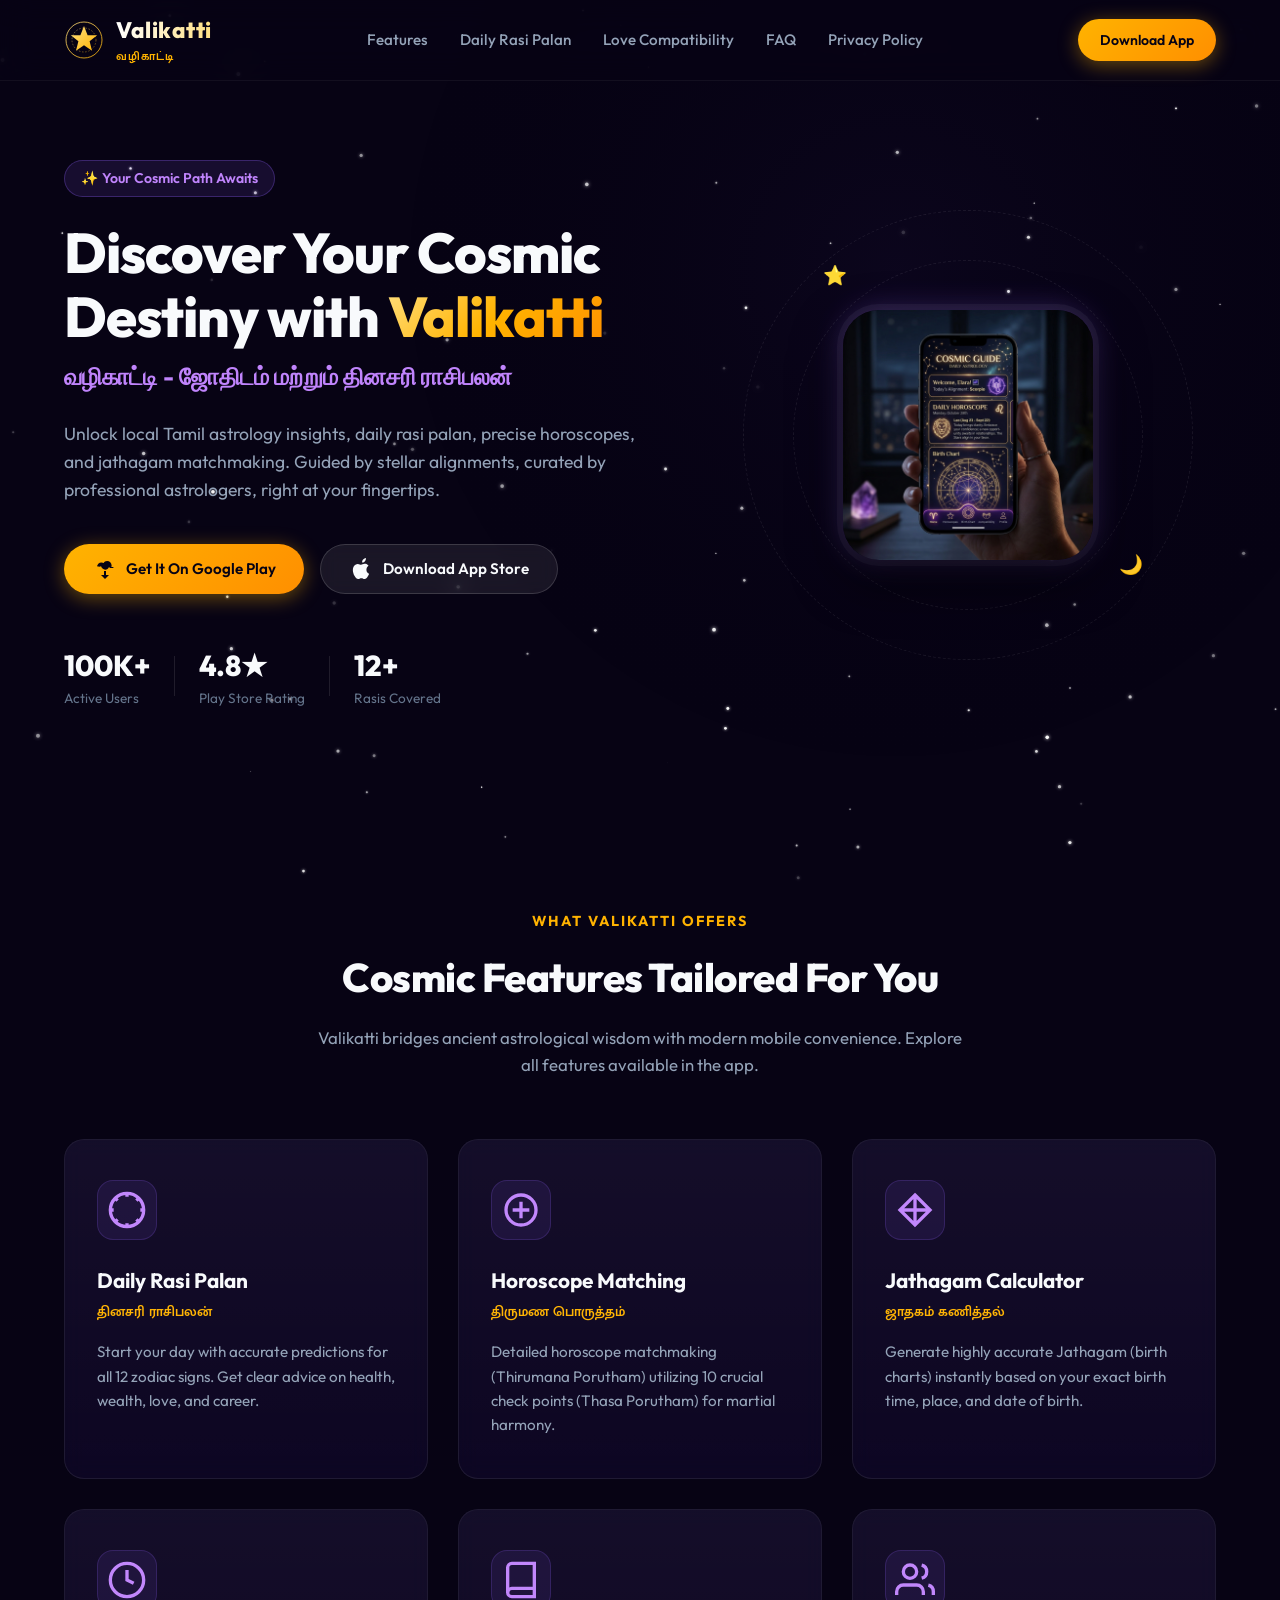
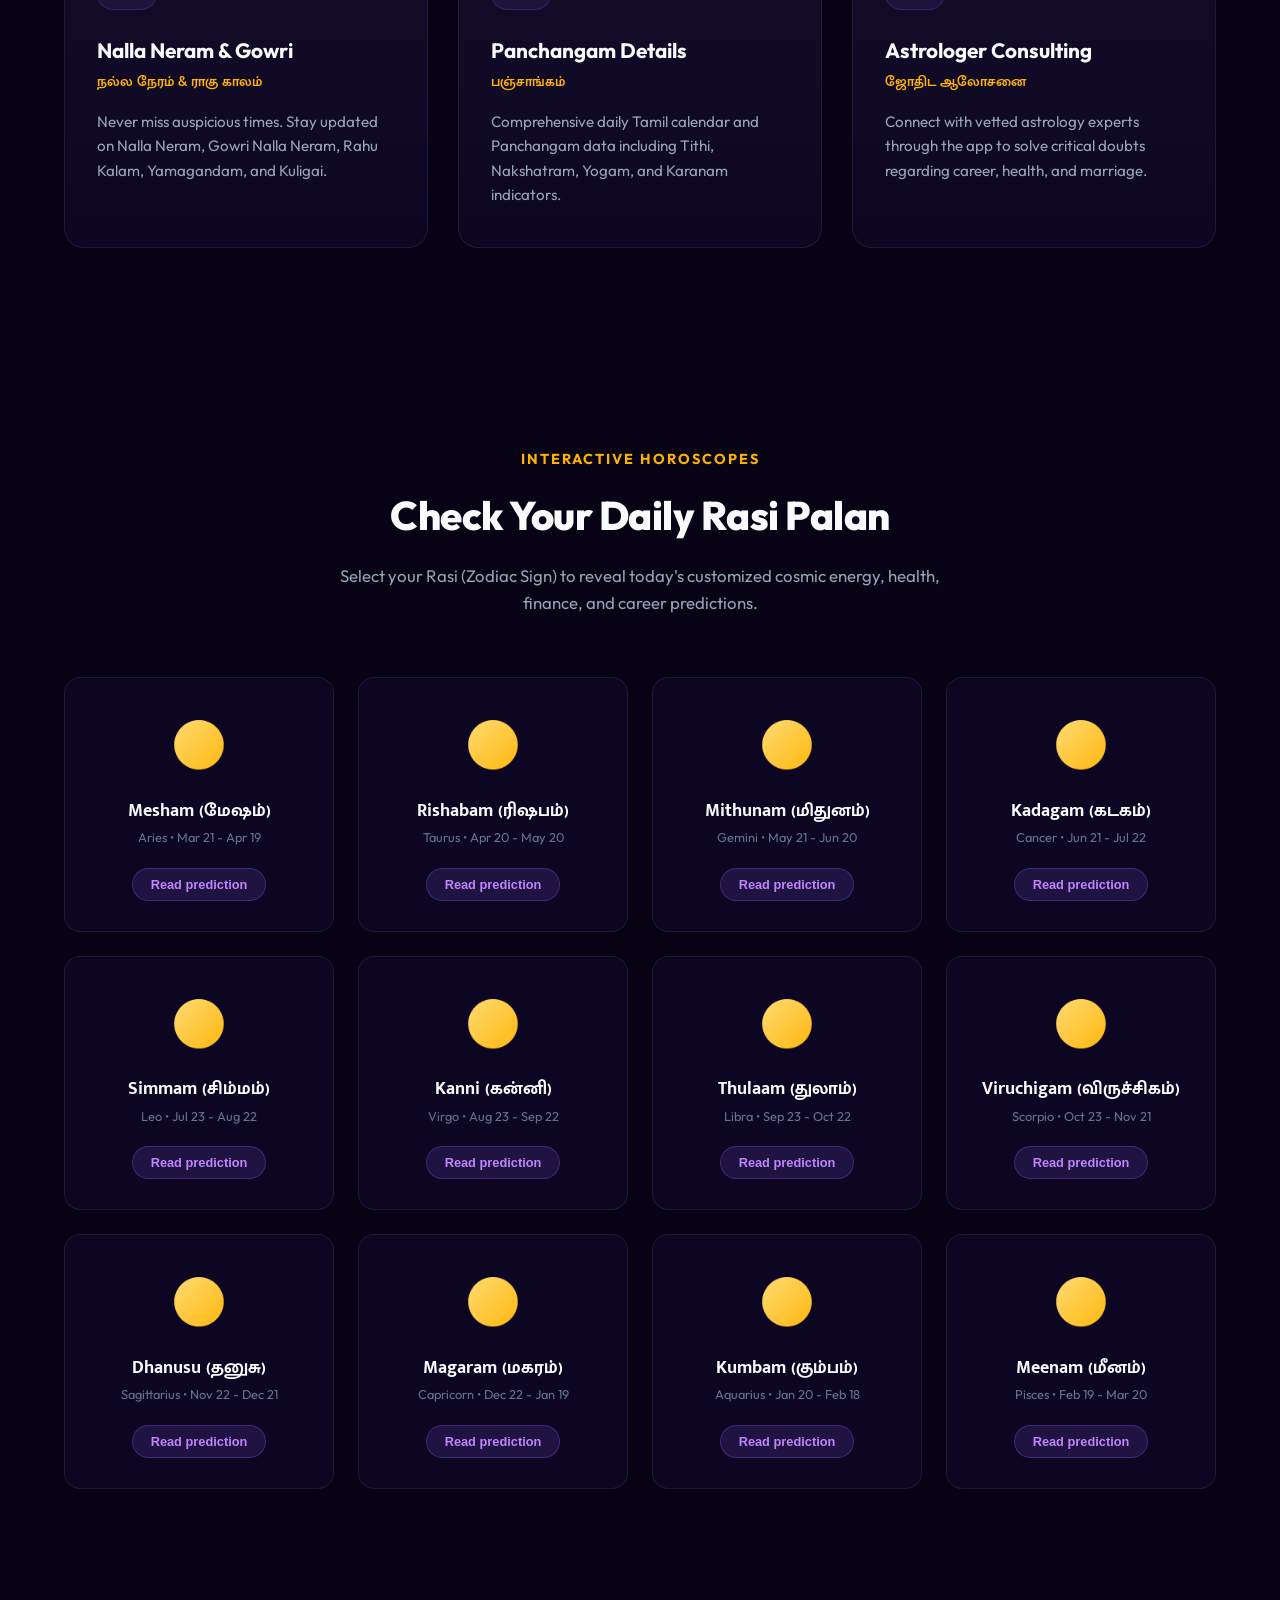
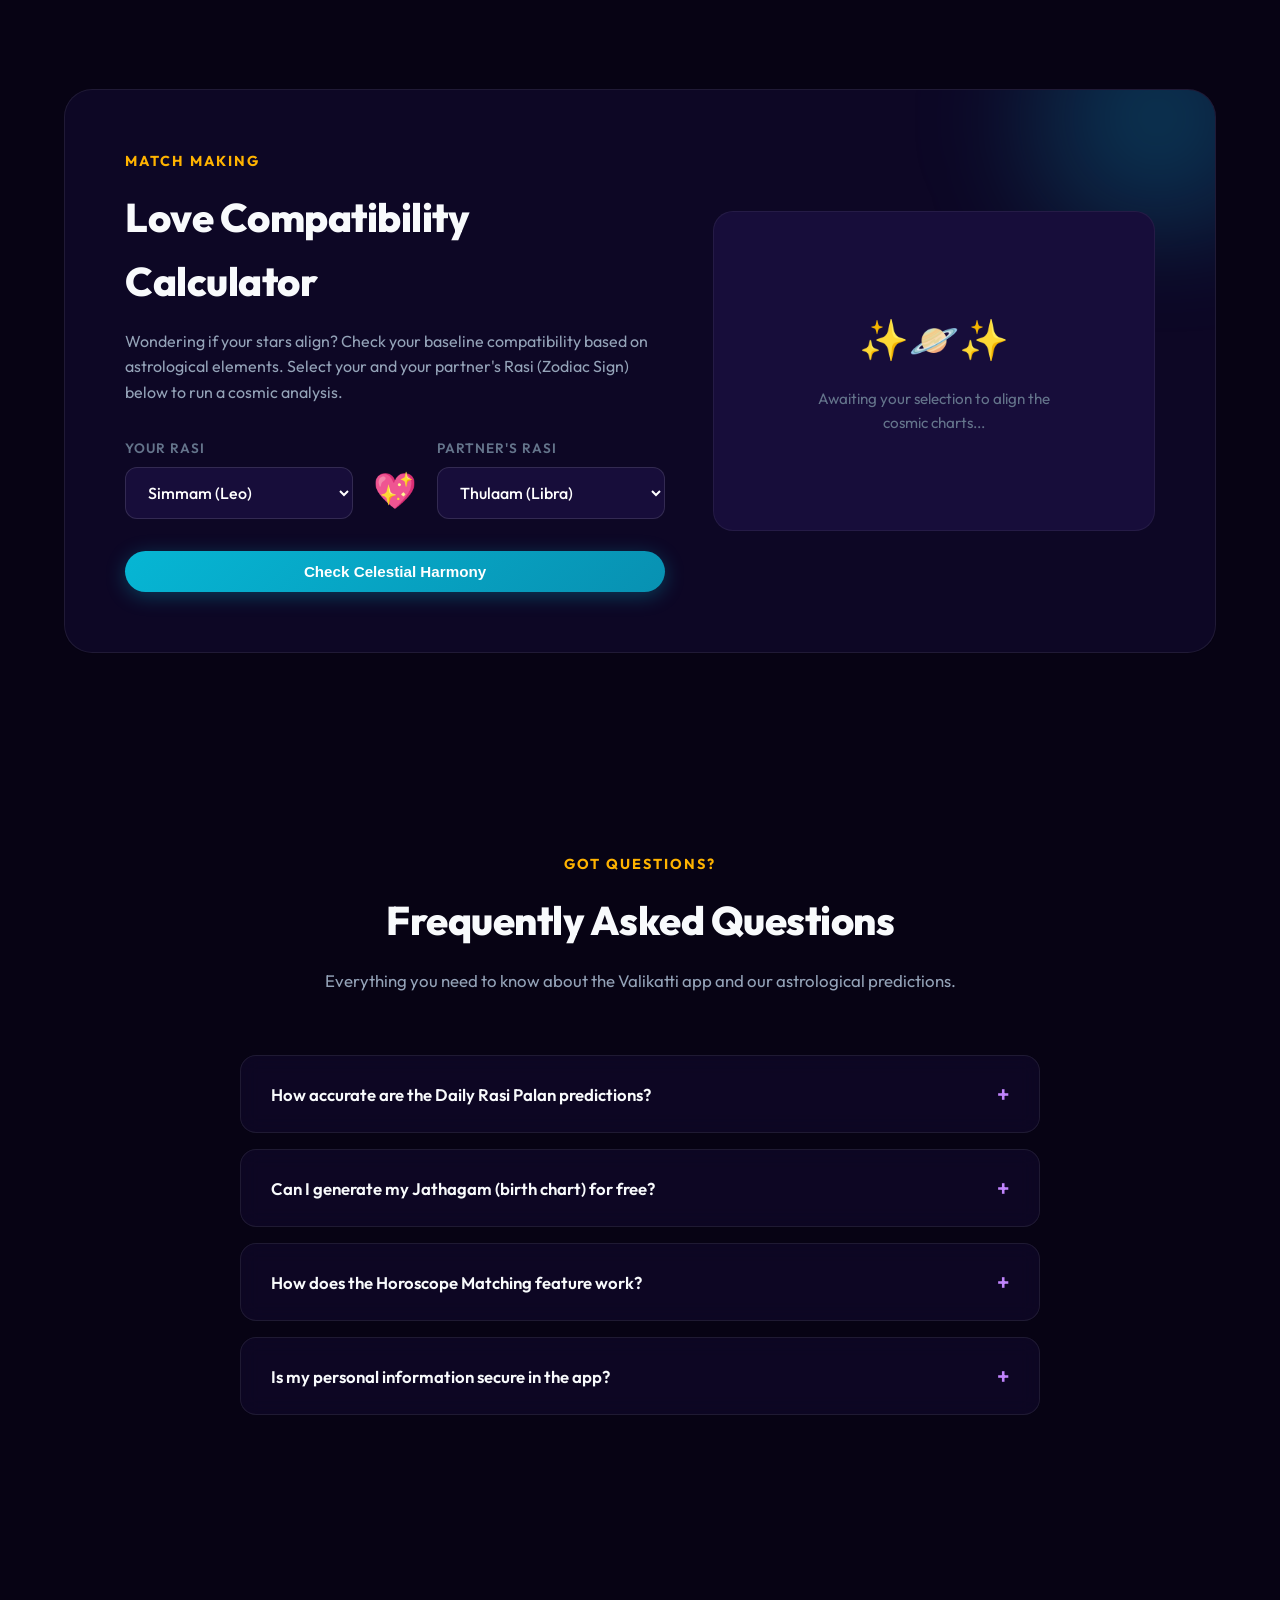
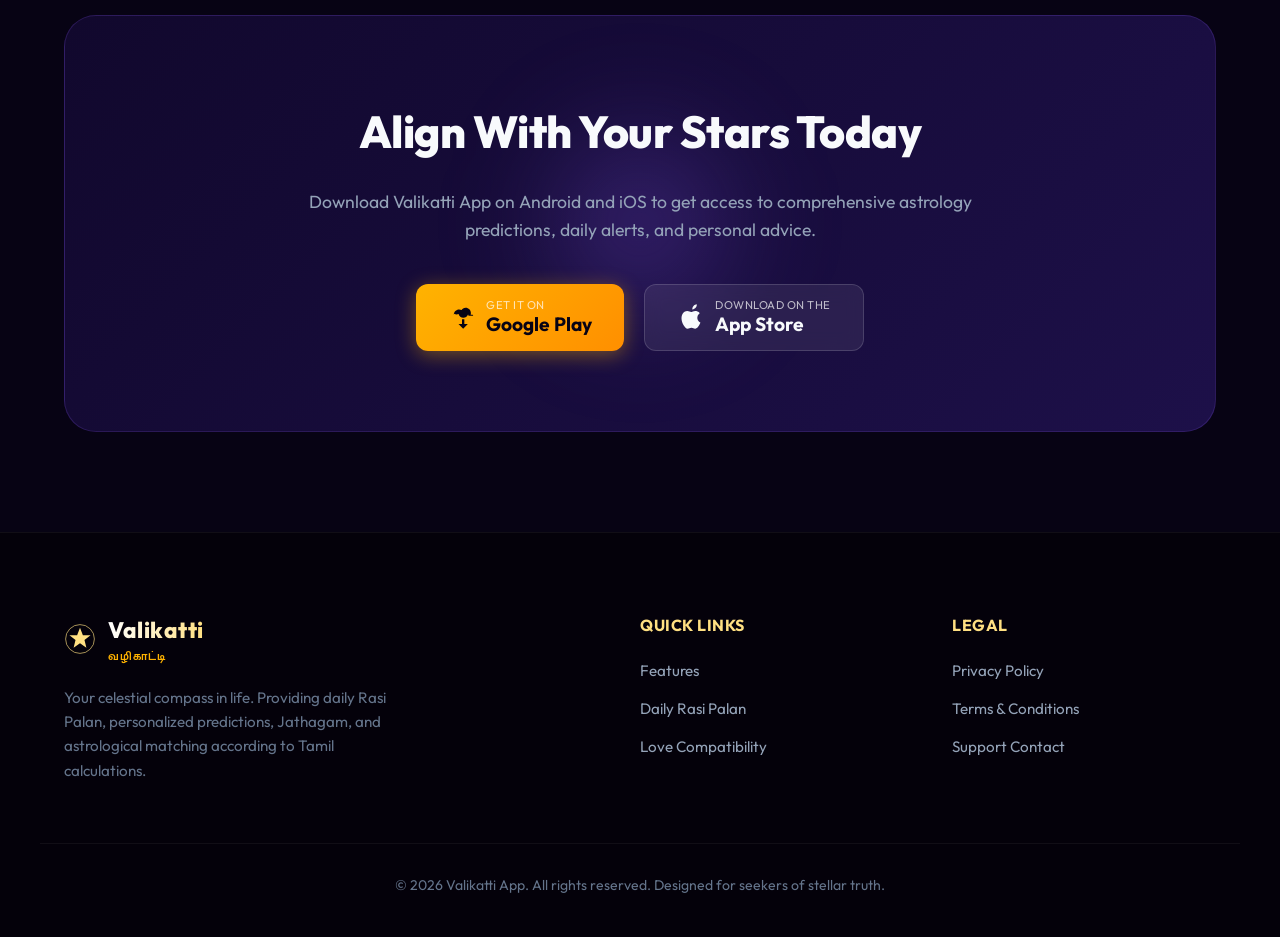
<file: index.html>
<!DOCTYPE html>
<html lang="en">
<head>
    <meta charset="UTF-8">
    <meta name="viewport" content="width=device-width, initial-scale=1.0">
    <title>Valikatti - Daily Rasi Palan, Astrology & Horoscope App | வழிகாட்டி ஜோதிடம்</title>
    <meta name="description" content="Discover your cosmic path with Valikatti. Get accurate daily rasi palan (தினசரி ராசிபலன்), astrology predictions, horoscope matching, kundli, and celestial guidance on your mobile.">
    <meta name="keywords" content="Valikatti, astrology app, daily rasi palan, tamil astrology, jathagam, horoscopes, kundli match, rasi palan, ஜோதிடம், ராசிபலன்">
    <meta name="author" content="Valikatti Team">
    
    <!-- Open Graph / Facebook -->
    <meta property="og:type" content="website">
    <meta property="og:title" content="Valikatti - Daily Rasi Palan, Astrology & Horoscope App">
    <meta property="og:description" content="Get personalized astrology predictions, daily horoscopes, and matchmaking details. Download Valikatti now!">
    <meta property="og:image" content="valikatti_app_mockup.png">

    <!-- Twitter -->
    <meta property="twitter:card" content="summary_large_image">
    <meta property="twitter:title" content="Valikatti - Daily Rasi Palan & Astrology App">
    <meta property="twitter:description" content="Get personalized astrology predictions, daily horoscopes, and matchmaking details. Download Valikatti now!">
    <meta property="twitter:image" content="valikatti_app_mockup.png">

    <!-- Google Fonts -->
    <link rel="preconnect" href="https://fonts.googleapis.com">
    <link rel="preconnect" href="https://fonts.gstatic.com" crossorigin>
    <link href="https://fonts.googleapis.com/css2?family=Mukta+Malar:wght@400;600;700&family=Outfit:wght@300;400;600;700;800&display=swap" rel="stylesheet">

    <!-- CSS stylesheet -->
    <link rel="stylesheet" href="styles.css">
</head>
<body>
    <!-- Canvas for Starry Parallax Background -->
    <canvas id="stars-canvas"></canvas>

    <!-- Header Navigation -->
    <header class="header">
        <div class="container navbar">
            <a href="#" class="logo">
                <svg width="40" height="40" viewBox="0 0 100 100" fill="none" xmlns="http://www.w3.org/2000/svg">
                    <circle cx="50" cy="50" r="45" stroke="url(#goldGrad)" stroke-width="2"/>
                    <circle cx="50" cy="50" r="30" stroke="url(#goldGrad)" stroke-width="1" stroke-dasharray="4 4"/>
                    <!-- Star Symbol -->
                    <path d="M50 15L59 38L83 38L64 53L70 77L50 63L30 77L36 53L17 38L41 38L50 15Z" fill="url(#goldGrad)"/>
                    <defs>
                        <linearGradient id="goldGrad" x1="0%" y1="0%" x2="100%" y2="100%">
                            <stop offset="0%" stop-color="#FFE082" />
                            <stop offset="100%" stop-color="#FFB300" />
                        </linearGradient>
                    </defs>
                </svg>
                <div class="logo-text">
                    <span class="brand-name">Valikatti</span>
                    <span class="brand-tamil">வழிகாட்டி</span>
                </div>
            </a>
            
            <nav class="nav-menu">
                <a href="#features" class="nav-link">Features</a>
                <a href="#rasi-palan" class="nav-link">Daily Rasi Palan</a>
                <a href="#compatibility" class="nav-link">Love Compatibility</a>
                <a href="#faq" class="nav-link">FAQ</a>
                <a href="privacy-policy.html" class="nav-link">Privacy Policy</a>
            </nav>

            <a href="#download" class="btn btn-primary btn-nav">Download App</a>

            <button class="hamburger-menu" id="hamburger-btn" aria-label="Toggle menu">
                <span class="bar"></span>
                <span class="bar"></span>
                <span class="bar"></span>
            </button>
        </div>
    </header>

    <!-- Mobile Drawer Menu -->
    <div class="mobile-drawer" id="mobile-drawer">
        <nav class="mobile-nav">
            <a href="#features" class="mobile-link">Features</a>
            <a href="#rasi-palan" class="mobile-link">Daily Rasi Palan</a>
            <a href="#compatibility" class="mobile-link">Love Compatibility</a>
            <a href="#faq" class="mobile-link">FAQ</a>
            <a href="privacy-policy.html" class="mobile-link">Privacy Policy</a>
            <a href="#download" class="btn btn-primary btn-drawer">Download App</a>
        </nav>
    </div>

    <!-- Hero Section -->
    <section class="hero-section" id="hero">
        <div class="container hero-grid">
            <div class="hero-content">
                <div class="badge">✨ Your Cosmic Path Awaits</div>
                <h1 class="hero-title">Discover Your Cosmic Destiny with <span class="highlight">Valikatti</span></h1>
                <p class="hero-subtitle">வழிகாட்டி - ஜோதிடம் மற்றும் தினசரி ராசிபலன்</p>
                <p class="hero-description">
                    Unlock local Tamil astrology insights, daily rasi palan, precise horoscopes, and jathagam matchmaking. Guided by stellar alignments, curated by professional astrologers, right at your fingertips.
                </p>
                
                <div class="hero-buttons">
                    <a href="#download" class="btn btn-primary">
                        <svg width="24" height="24" viewBox="0 0 24 24" fill="currentColor">
                            <path d="M17.5 10c-.17 0-.34-.01-.5-.03c-.27.81-.79 1.5-1.5 2c-.67.45-1.46.7-2.3.7c-2 0-3.7-1.42-4.13-3.32c-.52.26-1.12.4-1.77.4c-.67 0-1.28-.15-1.83-.43A4.2 4.2 0 0 1 5 10c0-2.48 2.02-4.5 4.5-4.5c.78 0 1.5.2 2.14.55C12.16 4.78 13.56 4 15.12 4c2.48 0 4.5 2.02 4.5 4.5c0 .53-.09 1.03-.26 1.5h1.76c.21 0 .38.17.38.38v.24c0 .2-.17.38-.38.38H17.5M12 18v-4h2v4h3l-4 4l-4-4h3z"/>
                        </svg>
                        Get It On Google Play
                    </a>
                    <a href="#download" class="btn btn-secondary">
                        <svg width="24" height="24" viewBox="0 0 24 24" fill="currentColor">
                            <path d="M18.71 19.5c-.83 1.24-1.71 2.45-3.05 2.47c-1.34.03-1.77-.79-3.29-.79c-1.53 0-2 .77-3.27.82c-1.31.05-2.3-1.32-3.14-2.53C4.25 17 2.94 12.45 4.7 9.39c.87-1.52 2.43-2.48 4.12-2.51c1.28-.02 2.5.87 3.29.87c.78 0 2.26-1.07 3.81-.91c.65.03 2.47.26 3.64 1.98c-.09.06-2.17 1.28-2.15 3.81c.03 3.02 2.65 4.03 2.68 4.04c-.03.07-.42 1.44-1.38 2.83M15.97 4.17c.66-.81 1.11-1.93.99-3.06c-.96.04-2.13.64-2.82 1.45c-.6.7-1.13 1.84-.99 2.94c1.07.08 2.16-.52 2.82-1.33z"/>
                        </svg>
                        Download App Store
                    </a>
                </div>

                <div class="hero-stats">
                    <div class="stat-item">
                        <span class="stat-number">100K+</span>
                        <span class="stat-label">Active Users</span>
                    </div>
                    <div class="stat-divider"></div>
                    <div class="stat-item">
                        <span class="stat-number">4.8★</span>
                        <span class="stat-label">Play Store Rating</span>
                    </div>
                    <div class="stat-divider"></div>
                    <div class="stat-item">
                        <span class="stat-number">12+</span>
                        <span class="stat-label">Rasis Covered</span>
                    </div>
                </div>
            </div>
            
            <div class="hero-visual">
                <div class="orbit-container">
                    <div class="orbit orbit-1"></div>
                    <div class="orbit orbit-2"></div>
                    <div class="orbit-star star-1">⭐</div>
                    <div class="orbit-star star-2">🌙</div>
                    <div class="phone-mockup-wrapper">
                        <div class="phone-glow"></div>
                        <img src="valikatti_app_mockup.png" alt="Valikatti App Screen" class="phone-mockup">
                    </div>
                </div>
            </div>
        </div>
    </section>

    <!-- Key App Features -->
    <section class="features-section" id="features">
        <div class="container">
            <div class="section-header">
                <span class="section-subtitle">What Valikatti Offers</span>
                <h2 class="section-title">Cosmic Features Tailored For You</h2>
                <p class="section-description">Valikatti bridges ancient astrological wisdom with modern mobile convenience. Explore all features available in the app.</p>
            </div>

            <div class="features-grid">
                <!-- Feature 1 -->
                <div class="feature-card">
                    <div class="feature-icon">
                        <svg width="40" height="40" viewBox="0 0 24 24" fill="none" stroke="currentColor" stroke-width="2">
                            <circle cx="12" cy="12" r="10"/>
                            <path d="M12 2v2M12 20v2M4.93 4.93l1.41 1.41M17.66 17.66l1.41 1.41M2 12h2M20 12h2M6.34 17.66l-1.41 1.41M19.07 4.93l-1.41 1.41"/>
                        </svg>
                    </div>
                    <h3>Daily Rasi Palan</h3>
                    <p class="tamil-text">தினசரி ராசிபலன்</p>
                    <p>Start your day with accurate predictions for all 12 zodiac signs. Get clear advice on health, wealth, love, and career.</p>
                </div>
                
                <!-- Feature 2 -->
                <div class="feature-card">
                    <div class="feature-icon">
                        <svg width="40" height="40" viewBox="0 0 24 24" fill="none" stroke="currentColor" stroke-width="2">
                            <path d="M12 21a9 9 0 1 0 0-18 9 9 0 0 0 0 18z"/>
                            <path d="M12 7v10M7 12h10"/>
                        </svg>
                    </div>
                    <h3>Horoscope Matching</h3>
                    <p class="tamil-text">திருமண பொருத்தம்</p>
                    <p>Detailed horoscope matchmaking (Thirumana Porutham) utilizing 10 crucial check points (Thasa Porutham) for martial harmony.</p>
                </div>

                <!-- Feature 3 -->
                <div class="feature-card">
                    <div class="feature-icon">
                        <svg width="40" height="40" viewBox="0 0 24 24" fill="none" stroke="currentColor" stroke-width="2">
                            <path d="M12 3v18M3 12h18M12 3l9 9-9 9-9-9 9-9z"/>
                        </svg>
                    </div>
                    <h3>Jathagam Calculator</h3>
                    <p class="tamil-text">ஜாதகம் கணித்தல்</p>
                    <p>Generate highly accurate Jathagam (birth charts) instantly based on your exact birth time, place, and date of birth.</p>
                </div>

                <!-- Feature 4 -->
                <div class="feature-card">
                    <div class="feature-icon">
                        <svg width="40" height="40" viewBox="0 0 24 24" fill="none" stroke="currentColor" stroke-width="2">
                            <circle cx="12" cy="12" r="10"/>
                            <polyline points="12 6 12 12 16 14"/>
                        </svg>
                    </div>
                    <h3>Nalla Neram & Gowri</h3>
                    <p class="tamil-text">நல்ல நேரம் & ராகு காலம்</p>
                    <p>Never miss auspicious times. Stay updated on Nalla Neram, Gowri Nalla Neram, Rahu Kalam, Yamagandam, and Kuligai.</p>
                </div>

                <!-- Feature 5 -->
                <div class="feature-card">
                    <div class="feature-icon">
                        <svg width="40" height="40" viewBox="0 0 24 24" fill="none" stroke="currentColor" stroke-width="2">
                            <path d="M4 19.5A2.5 2.5 0 0 1 6.5 17H20"/>
                            <path d="M6.5 2H20v20H6.5A2.5 2.5 0 0 1 4 19.5v-15A2.5 2.5 0 0 1 6.5 2z"/>
                        </svg>
                    </div>
                    <h3>Panchangam Details</h3>
                    <p class="tamil-text">பஞ்சாங்கம்</p>
                    <p>Comprehensive daily Tamil calendar and Panchangam data including Tithi, Nakshatram, Yogam, and Karanam indicators.</p>
                </div>

                <!-- Feature 6 -->
                <div class="feature-card">
                    <div class="feature-icon">
                        <svg width="40" height="40" viewBox="0 0 24 24" fill="none" stroke="currentColor" stroke-width="2">
                            <path d="M17 21v-2a4 4 0 0 0-4-4H5a4 4 0 0 0-4 4v2"/>
                            <circle cx="9" cy="7" r="4"/>
                            <path d="M23 21v-2a4 4 0 0 0-3-3.87"/>
                            <path d="M16 3.13a4 4 0 0 1 0 7.75"/>
                        </svg>
                    </div>
                    <h3>Astrologer Consulting</h3>
                    <p class="tamil-text">ஜோதிட ஆலோசனை</p>
                    <p>Connect with vetted astrology experts through the app to solve critical doubts regarding career, health, and marriage.</p>
                </div>
            </div>
        </div>
    </section>

    <!-- Interactive Rasi Palan Section -->
    <section class="rasi-section" id="rasi-palan">
        <div class="container">
            <div class="section-header">
                <span class="section-subtitle">Interactive Horoscopes</span>
                <h2 class="section-title">Check Your Daily Rasi Palan</h2>
                <p class="section-description">Select your Rasi (Zodiac Sign) to reveal today's customized cosmic energy, health, finance, and career predictions.</p>
            </div>

            <!-- Zodiac Grid -->
            <div class="zodiac-grid" id="zodiac-grid">
                <!-- Aries -->
                <div class="zodiac-card" data-rasi="aries">
                    <div class="zodiac-glow"></div>
                    <div class="zodiac-symbol">♈</div>
                    <h3 class="rasi-name">Mesham (மேஷம்)</h3>
                    <p class="zodiac-date">Aries • Mar 21 - Apr 19</p>
                    <button class="btn btn-sm">Read prediction</button>
                </div>
                <!-- Taurus -->
                <div class="zodiac-card" data-rasi="taurus">
                    <div class="zodiac-glow"></div>
                    <div class="zodiac-symbol">♉</div>
                    <h3 class="rasi-name">Rishabam (ரிஷபம்)</h3>
                    <p class="zodiac-date">Taurus • Apr 20 - May 20</p>
                    <button class="btn btn-sm">Read prediction</button>
                </div>
                <!-- Gemini -->
                <div class="zodiac-card" data-rasi="gemini">
                    <div class="zodiac-glow"></div>
                    <div class="zodiac-symbol">♊</div>
                    <h3 class="rasi-name">Mithunam (மிதுனம்)</h3>
                    <p class="zodiac-date">Gemini • May 21 - Jun 20</p>
                    <button class="btn btn-sm">Read prediction</button>
                </div>
                <!-- Cancer -->
                <div class="zodiac-card" data-rasi="cancer">
                    <div class="zodiac-glow"></div>
                    <div class="zodiac-symbol">♋</div>
                    <h3 class="rasi-name">Kadagam (கடகம்)</h3>
                    <p class="zodiac-date">Cancer • Jun 21 - Jul 22</p>
                    <button class="btn btn-sm">Read prediction</button>
                </div>
                <!-- Leo -->
                <div class="zodiac-card" data-rasi="leo">
                    <div class="zodiac-glow"></div>
                    <div class="zodiac-symbol">♌</div>
                    <h3 class="rasi-name">Simmam (சிம்மம்)</h3>
                    <p class="zodiac-date">Leo • Jul 23 - Aug 22</p>
                    <button class="btn btn-sm">Read prediction</button>
                </div>
                <!-- Virgo -->
                <div class="zodiac-card" data-rasi="virgo">
                    <div class="zodiac-glow"></div>
                    <div class="zodiac-symbol">♍</div>
                    <h3 class="rasi-name">Kanni (கன்னி)</h3>
                    <p class="zodiac-date">Virgo • Aug 23 - Sep 22</p>
                    <button class="btn btn-sm">Read prediction</button>
                </div>
                <!-- Libra -->
                <div class="zodiac-card" data-rasi="libra">
                    <div class="zodiac-glow"></div>
                    <div class="zodiac-symbol">♎</div>
                    <h3 class="rasi-name">Thulaam (துலாம்)</h3>
                    <p class="zodiac-date">Libra • Sep 23 - Oct 22</p>
                    <button class="btn btn-sm">Read prediction</button>
                </div>
                <!-- Scorpio -->
                <div class="zodiac-card" data-rasi="scorpio">
                    <div class="zodiac-glow"></div>
                    <div class="zodiac-symbol">♏</div>
                    <h3 class="rasi-name">Viruchigam (விருச்சிகம்)</h3>
                    <p class="zodiac-date">Scorpio • Oct 23 - Nov 21</p>
                    <button class="btn btn-sm">Read prediction</button>
                </div>
                <!-- Sagittarius -->
                <div class="zodiac-card" data-rasi="sagittarius">
                    <div class="zodiac-glow"></div>
                    <div class="zodiac-symbol">♐</div>
                    <h3 class="rasi-name">Dhanusu (தனுசு)</h3>
                    <p class="zodiac-date">Sagittarius • Nov 22 - Dec 21</p>
                    <button class="btn btn-sm">Read prediction</button>
                </div>
                <!-- Capricorn -->
                <div class="zodiac-card" data-rasi="capricorn">
                    <div class="zodiac-glow"></div>
                    <div class="zodiac-symbol">♑</div>
                    <h3 class="rasi-name">Magaram (மகரம்)</h3>
                    <p class="zodiac-date">Capricorn • Dec 22 - Jan 19</p>
                    <button class="btn btn-sm">Read prediction</button>
                </div>
                <!-- Aquarius -->
                <div class="zodiac-card" data-rasi="aquarius">
                    <div class="zodiac-glow"></div>
                    <div class="zodiac-symbol">♒</div>
                    <h3 class="rasi-name">Kumbam (கும்பம்)</h3>
                    <p class="zodiac-date">Aquarius • Jan 20 - Feb 18</p>
                    <button class="btn btn-sm">Read prediction</button>
                </div>
                <!-- Pisces -->
                <div class="zodiac-card" data-rasi="pisces">
                    <div class="zodiac-glow"></div>
                    <div class="zodiac-symbol">♓</div>
                    <h3 class="rasi-name">Meenam (மீனம்)</h3>
                    <p class="zodiac-date">Pisces • Feb 19 - Mar 20</p>
                    <button class="btn btn-sm">Read prediction</button>
                </div>
            </div>
        </div>
    </section>

    <!-- Prediction Modal -->
    <div class="modal-overlay" id="prediction-modal">
        <div class="modal-card">
            <button class="modal-close" id="modal-close-btn">&times;</button>
            <div class="modal-header">
                <span class="modal-badge">Today's Prediction</span>
                <h3 class="modal-title" id="modal-rasi-title">Aries (மேஷம்)</h3>
                <p class="modal-date" id="modal-date-val">Thursday, June 25, 2026</p>
            </div>
            
            <div class="modal-body">
                <div class="prediction-text-box">
                    <h4>Overview (பொதுப்பலன்)</h4>
                    <p id="prediction-desc">Predictions are loading from the stars...</p>
                </div>

                <div class="ratings-container">
                    <h4>Cosmic Vibrations</h4>
                    
                    <div class="rating-bar-group">
                        <div class="rating-label">
                            <span>Love & Relationships (காதல்)</span>
                            <span class="rating-pct" id="love-rating-val">80%</span>
                        </div>
                        <div class="rating-track"><div class="rating-fill" id="love-rating-bar" style="width: 80%"></div></div>
                    </div>

                    <div class="rating-bar-group">
                        <div class="rating-label">
                            <span>Career & Business (தொழில்)</span>
                            <span class="rating-pct" id="career-rating-val">75%</span>
                        </div>
                        <div class="rating-track"><div class="rating-fill" id="career-rating-bar" style="width: 75%"></div></div>
                    </div>

                    <div class="rating-bar-group">
                        <div class="rating-label">
                            <span>Wealth & Finance (தனம்)</span>
                            <span class="rating-pct" id="finance-rating-val">90%</span>
                        </div>
                        <div class="rating-track"><div class="rating-fill" id="finance-rating-bar" style="width: 90%"></div></div>
                    </div>

                    <div class="rating-bar-group">
                        <div class="rating-label">
                            <span>Health & Wellness (ஆரோக்கியம்)</span>
                            <span class="rating-pct" id="health-rating-val">85%</span>
                        </div>
                        <div class="rating-track"><div class="rating-fill" id="health-rating-bar" style="width: 85%"></div></div>
                    </div>
                </div>
            </div>

            <div class="modal-footer">
                <p>Want deeper charts, transit analysis, and daily alerts?</p>
                <a href="#download" class="btn btn-primary" id="modal-download-btn">Get Detailed Jathagam in App</a>
            </div>
        </div>
    </div>

    <!-- Love Match Compatibility Section -->
    <section class="compatibility-section" id="compatibility">
        <div class="container">
            <div class="compat-container">
                <div class="compat-info">
                    <span class="section-subtitle">Match Making</span>
                    <h2 class="section-title text-left">Love Compatibility Calculator</h2>
                    <p>Wondering if your stars align? Check your baseline compatibility based on astrological elements. Select your and your partner's Rasi (Zodiac Sign) below to run a cosmic analysis.</p>
                    
                    <div class="compat-selectors">
                        <div class="select-group">
                            <label for="user-rasi">Your Rasi</label>
                            <select id="user-rasi">
                                <option value="aries">Mesham (Aries)</option>
                                <option value="taurus">Rishabam (Taurus)</option>
                                <option value="gemini">Mithunam (Gemini)</option>
                                <option value="cancer">Kadagam (Cancer)</option>
                                <option value="leo" selected>Simmam (Leo)</option>
                                <option value="virgo">Kanni (Virgo)</option>
                                <option value="libra">Thulaam (Libra)</option>
                                <option value="scorpio">Viruchigam (Scorpio)</option>
                                <option value="sagittarius">Dhanusu (Sagittarius)</option>
                                <option value="capricorn">Magaram (Capricorn)</option>
                                <option value="aquarius">Kumbam (Aquarius)</option>
                                <option value="pisces">Meenam (Pisces)</option>
                            </select>
                        </div>

                        <div class="heart-pulse">💖</div>

                        <div class="select-group">
                            <label for="partner-rasi">Partner's Rasi</label>
                            <select id="partner-rasi">
                                <option value="aries">Mesham (Aries)</option>
                                <option value="taurus">Rishabam (Taurus)</option>
                                <option value="gemini">Mithunam (Gemini)</option>
                                <option value="cancer">Kadagam (Cancer)</option>
                                <option value="leo">Simmam (Leo)</option>
                                <option value="virgo">Kanni (Virgo)</option>
                                <option value="libra" selected>Thulaam (Libra)</option>
                                <option value="scorpio">Viruchigam (Scorpio)</option>
                                <option value="sagittarius">Dhanusu (Sagittarius)</option>
                                <option value="capricorn">Magaram (Capricorn)</option>
                                <option value="aquarius">Kumbam (Aquarius)</option>
                                <option value="pisces">Meenam (Pisces)</option>
                            </select>
                        </div>
                    </div>

                    <button class="btn btn-primary" id="btn-calculate-compat">Check Celestial Harmony</button>
                </div>

                <div class="compat-result-box" id="compat-result-box">
                    <div class="compat-placeholder" id="compat-placeholder">
                        <div class="sparkles">✨🪐✨</div>
                        <p>Awaiting your selection to align the cosmic charts...</p>
                    </div>

                    <div class="compat-actual-result hidden" id="compat-actual-result">
                        <div class="circle-progress-wrapper">
                            <svg width="160" height="160" viewBox="0 0 160 160">
                                <circle cx="80" cy="80" r="70" class="circle-bg" />
                                <circle cx="80" cy="80" r="70" class="circle-fg" id="compat-circle-fg" stroke-dasharray="440" stroke-dashoffset="440" />
                            </svg>
                            <div class="compat-percent-text" id="compat-pct-text">85%</div>
                        </div>

                        <h3 class="compat-title" id="compat-verdict-title">Excellent Connection!</h3>
                        <p class="compat-desc" id="compat-verdict-desc">Fire meets Air. This relationship sparks creativity, deep intellectual compatibility, and a shared passion for adventure.</p>
                        
                        <div class="compat-disclaimer">
                            Note: This is a general baseline check. For a comprehensive 10-point (Thasa Porutham) analysis, download Valikatti.
                        </div>
                    </div>
                </div>
            </div>
        </div>
    </section>

    <!-- FAQ Accordion -->
    <section class="faq-section" id="faq">
        <div class="container">
            <div class="section-header">
                <span class="section-subtitle">Got Questions?</span>
                <h2 class="section-title">Frequently Asked Questions</h2>
                <p class="section-description">Everything you need to know about the Valikatti app and our astrological predictions.</p>
            </div>

            <div class="faq-accordion">
                <!-- FAQ 1 -->
                <div class="faq-item">
                    <button class="faq-trigger">
                        <span>How accurate are the Daily Rasi Palan predictions?</span>
                        <span class="faq-icon-plus">+</span>
                    </button>
                    <div class="faq-content">
                        <p>Our daily rasi palan is computed daily by expert Tamil Vedic astrologers, taking into account the precise movements of planets (Graha Sancharam) relative to each Chandra Rasi. While it provides accurate planetary trends, individual charts (Jathagam) provide the ultimate customized precision.</p>
                    </div>
                </div>

                <!-- FAQ 2 -->
                <div class="faq-item">
                    <button class="faq-trigger">
                        <span>Can I generate my Jathagam (birth chart) for free?</span>
                        <span class="faq-icon-plus">+</span>
                    </button>
                    <div class="faq-content">
                        <p>Yes, the Valikatti app allows you to enter your date, time, and city of birth to generate a comprehensive birth chart (Jathagam) and check details like Lagnam, Rasi, Nakshatram, Dasa, and Bhukti periods entirely free of charge.</p>
                    </div>
                </div>

                <!-- FAQ 3 -->
                <div class="faq-item">
                    <button class="faq-trigger">
                        <span>How does the Horoscope Matching feature work?</span>
                        <span class="faq-icon-plus">+</span>
                    </button>
                    <div class="faq-content">
                        <p>The app performs the traditional 10-point match (Thasa Porutham), checking essential alignments like Dina Porutham, Gana Porutham, Mahendra Porutham, Yoni Porutham, Rasi Porutham, and others, checking for Doshas like Sevvai Dosham and Rahu-Ketu Dosham to give a verified compatibility report.</p>
                    </div>
                </div>

                <!-- FAQ 4 -->
                <div class="faq-item">
                    <button class="faq-trigger">
                        <span>Is my personal information secure in the app?</span>
                        <span class="faq-icon-plus">+</span>
                    </button>
                    <div class="faq-content">
                        <p>Absolutely. We prioritize your privacy above all. Your birth data (birth date, time, location) is solely used to calculate your astrological charts and is stored securely. We never share your data with third parties. You can read our detailed <a href="privacy-policy.html">Privacy Policy</a> for more details.</p>
                    </div>
                </div>
            </div>
        </div>
    </section>

    <!-- Download App CTA Section -->
    <section class="download-section" id="download">
        <div class="container">
            <div class="download-box">
                <div class="download-glow"></div>
                <div class="download-content">
                    <h2 class="download-title">Align With Your Stars Today</h2>
                    <p class="download-subtitle">Download Valikatti App on Android and iOS to get access to comprehensive astrology predictions, daily alerts, and personal advice.</p>
                    
                    <div class="download-buttons-center">
                        <a href="#" class="btn btn-primary btn-large">
                            <svg width="28" height="28" viewBox="0 0 24 24" fill="currentColor">
                                <path d="M17.5 10c-.17 0-.34-.01-.5-.03c-.27.81-.79 1.5-1.5 2c-.67.45-1.46.7-2.3.7c-2 0-3.7-1.42-4.13-3.32c-.52.26-1.12.4-1.77.4c-.67 0-1.28-.15-1.83-.43A4.2 4.2 0 0 1 5 10c0-2.48 2.02-4.5 4.5-4.5c.78 0 1.5.2 2.14.55C12.16 4.78 13.56 4 15.12 4c2.48 0 4.5 2.02 4.5 4.5c0 .53-.09 1.03-.26 1.5h1.76c.21 0 .38.17.38.38v.24c0 .2-.17.38-.38.38H17.5M12 18v-4h2v4h3l-4 4-4-4h3z"/>
                            </svg>
                            <span>
                                <small>GET IT ON</small>
                                <strong>Google Play</strong>
                            </span>
                        </a>
                        <a href="#" class="btn btn-secondary btn-large">
                            <svg width="28" height="28" viewBox="0 0 24 24" fill="currentColor">
                                <path d="M18.71 19.5c-.83 1.24-1.71 2.45-3.05 2.47c-1.34.03-1.77-.79-3.29-.79c-1.53 0-2 .77-3.27.82c-1.31.05-2.3-1.32-3.14-2.53C4.25 17 2.94 12.45 4.7 9.39c.87-1.52 2.43-2.48 4.12-2.51c1.28-.02 2.5.87 3.29.87c.78 0 2.26-1.07 3.81-.91c.65.03 2.47.26 3.64 1.98c-.09.06-2.17 1.28-2.15 3.81c.03 3.02 2.65 4.03 2.68 4.04c-.03.07-.42 1.44-1.38 2.83M15.97 4.17c.66-.81 1.11-1.93.99-3.06c-.96.04-2.13.64-2.82 1.45c-.6.7-1.13 1.84-.99 2.94c1.07.08 2.16-.52 2.82-1.33z"/>
                            </svg>
                            <span>
                                <small>Download on the</small>
                                <strong>App Store</strong>
                            </span>
                        </a>
                    </div>
                </div>
            </div>
        </div>
    </section>

    <!-- Footer -->
    <footer class="footer">
        <div class="container footer-grid">
            <div class="footer-brand">
                <a href="#" class="logo logo-footer">
                    <svg width="32" height="32" viewBox="0 0 100 100" fill="none" xmlns="http://www.w3.org/2000/svg">
                        <circle cx="50" cy="50" r="45" stroke="#FFE082" stroke-width="2"/>
                        <path d="M50 15L59 38L83 38L64 53L70 77L50 63L30 77L36 53L17 38L41 38L50 15Z" fill="#FFE082"/>
                    </svg>
                    <div class="logo-text">
                        <span class="brand-name">Valikatti</span>
                        <span class="brand-tamil">வழிகாட்டி</span>
                    </div>
                </a>
                <p class="footer-desc">Your celestial compass in life. Providing daily Rasi Palan, personalized predictions, Jathagam, and astrological matching according to Tamil calculations.</p>
            </div>
            
            <div class="footer-links">
                <h4>Quick Links</h4>
                <ul>
                    <li><a href="#features">Features</a></li>
                    <li><a href="#rasi-palan">Daily Rasi Palan</a></li>
                    <li><a href="#compatibility">Love Compatibility</a></li>
                </ul>
            </div>

            <div class="footer-links">
                <h4>Legal</h4>
                <ul>
                    <li><a href="privacy-policy.html">Privacy Policy</a></li>
                    <li><a href="#">Terms & Conditions</a></li>
                    <li><a href="#">Support Contact</a></li>
                </ul>
            </div>
        </div>
        
        <div class="container footer-bottom">
            <p>&copy; 2026 Valikatti App. All rights reserved. Designed for seekers of stellar truth.</p>
        </div>
    </footer>

    <!-- JS Scripts -->
    <script src="script.js"></script>
</body>
</html>
</file>
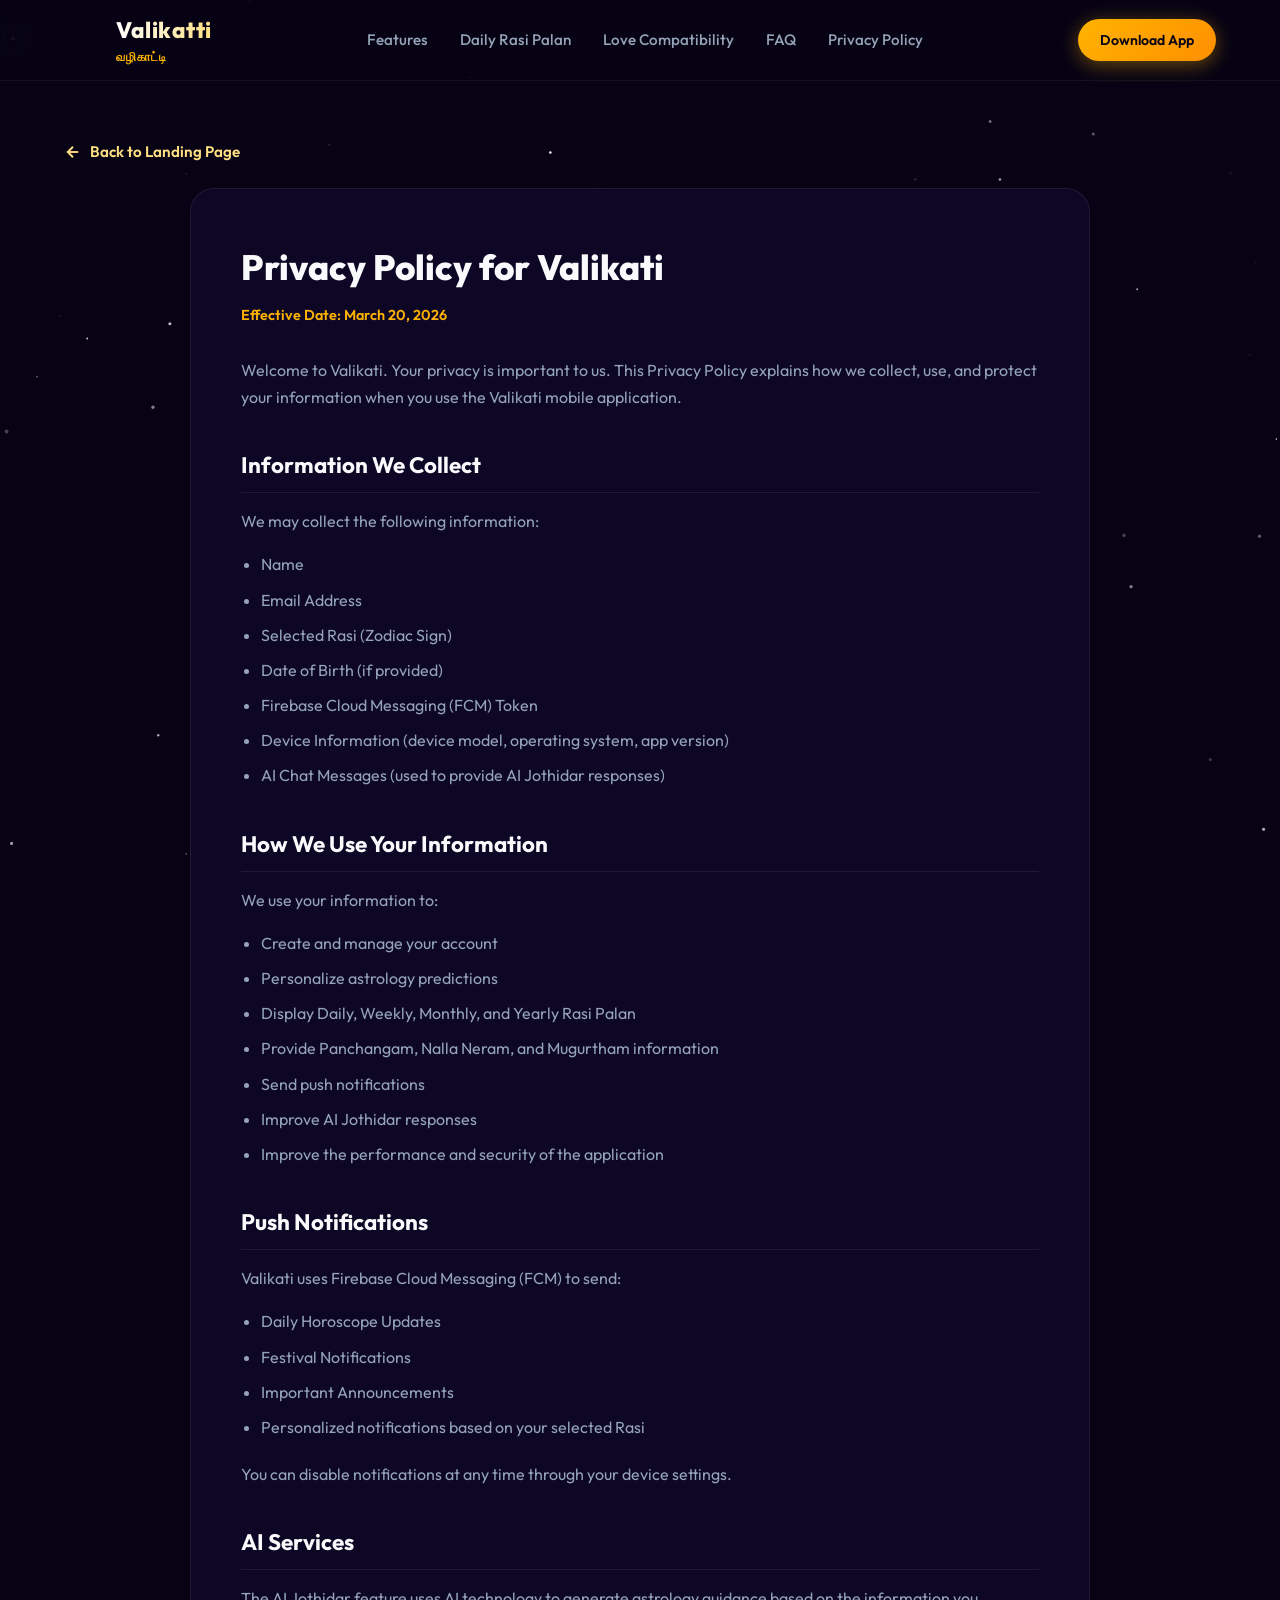
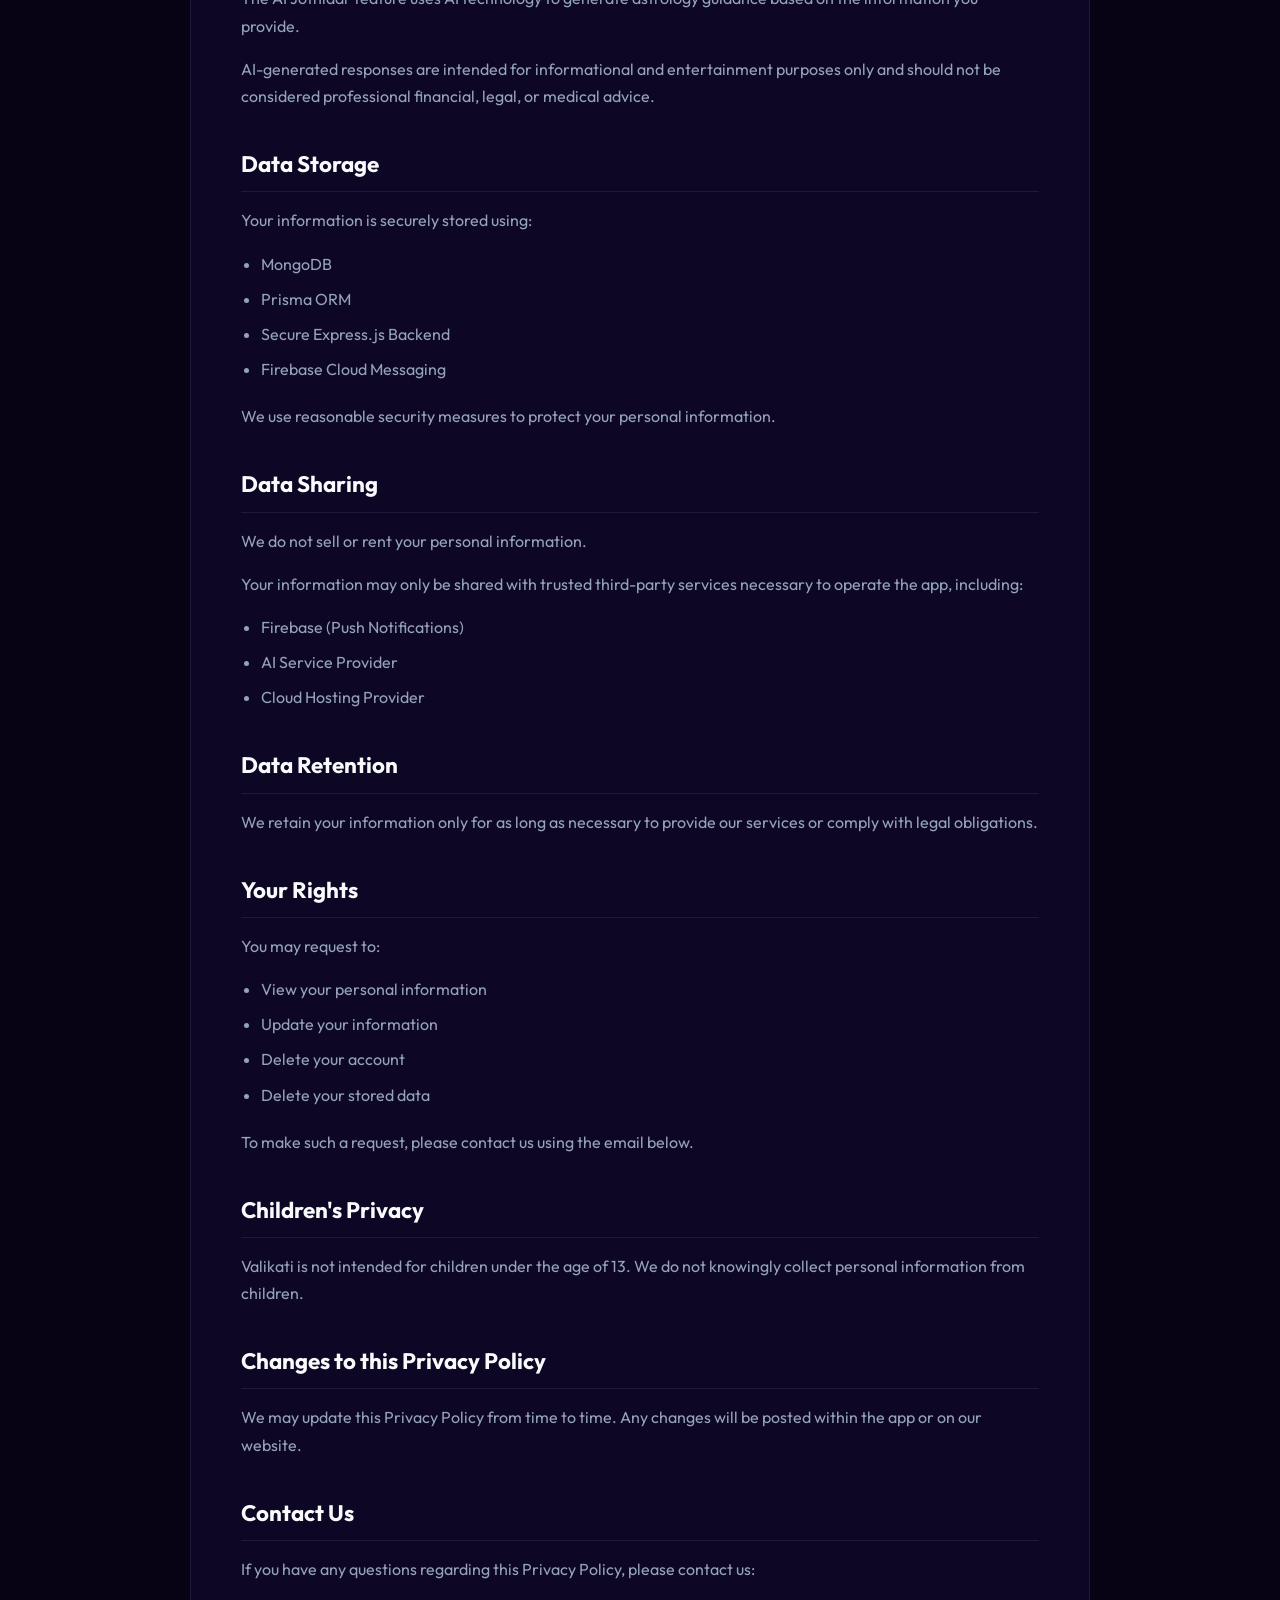
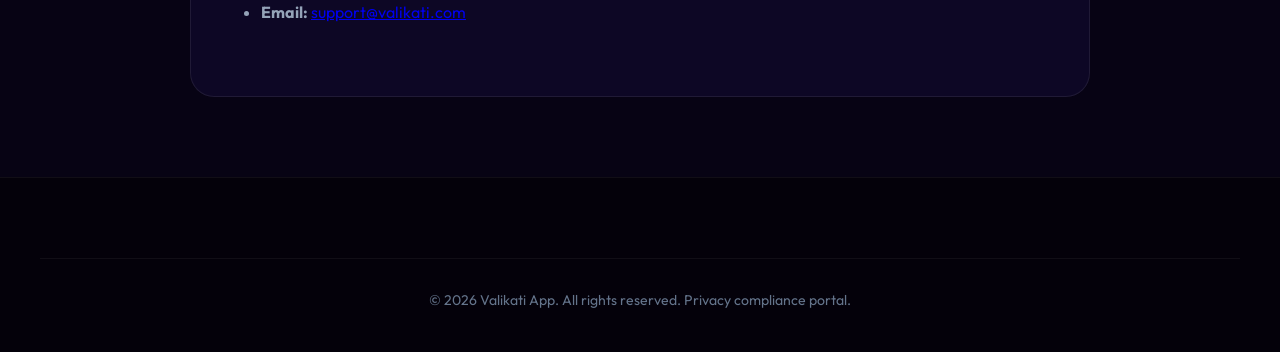
<file: privacy-policy.html>
<!DOCTYPE html>
<html lang="en">
<head>
    <meta charset="UTF-8">
    <meta name="viewport" content="width=device-width, initial-scale=1.0">
    <title>Privacy Policy - Valikati Astrology App</title>
    <meta name="description" content="Privacy Policy for Valikati Mobile App. Learn how we collect, use, and protect your information.">
    <meta name="robots" content="noindex, follow">
    
    <!-- Google Fonts -->
    <link rel="preconnect" href="https://fonts.googleapis.com">
    <link rel="preconnect" href="https://fonts.gstatic.com" crossorigin>
    <link href="https://fonts.googleapis.com/css2?family=Outfit:wght@300;400;600;700&display=swap" rel="stylesheet">
    
    <!-- Styling -->
    <link rel="stylesheet" href="styles.css">
    <style>
        .policy-section {
            padding: 140px 0 80px 0;
            min-height: 80vh;
        }
        
        .policy-box {
            background: var(--bg-secondary);
            border: var(--border-glow);
            border-radius: 24px;
            padding: 50px;
            max-width: 900px;
            margin: 0 auto;
            backdrop-filter: blur(10px);
        }
        
        .policy-box h1 {
            font-size: 2.2rem;
            font-weight: 800;
            margin-bottom: 8px;
            color: var(--text-primary);
        }
        
        .policy-meta {
            color: var(--gold);
            font-size: 0.9rem;
            font-weight: 600;
            margin-bottom: 30px;
            display: block;
        }
        
        .policy-content {
            color: var(--text-secondary);
            font-size: 1rem;
            line-height: 1.7;
        }
        
        .policy-content h2 {
            font-size: 1.4rem;
            font-weight: 700;
            color: var(--text-primary);
            margin: 35px 0 15px 0;
            border-bottom: 1px solid rgba(255,255,255,0.08);
            padding-bottom: 8px;
        }
        
        .policy-content p {
            margin-bottom: 16px;
        }
        
        .policy-content ul {
            margin-bottom: 20px;
            padding-left: 20px;
        }
        
        .policy-content li {
            margin-bottom: 8px;
        }
        
        .btn-back-home {
            display: inline-flex;
            align-items: center;
            gap: 8px;
            color: var(--gold-light);
            text-decoration: none;
            font-weight: 600;
            font-size: 0.95rem;
            margin-bottom: 24px;
            transition: var(--transition-smooth);
        }
        
        .btn-back-home:hover {
            color: var(--gold);
            transform: translateX(-4px);
        }
        
        @media (max-width: 768px) {
            .policy-box {
                padding: 30px 20px;
            }
            .policy-box h1 {
                font-size: 1.8rem;
            }
        }
    </style>
</head>
<body>
    <!-- Canvas background -->
    <canvas id="stars-canvas"></canvas>

    <!-- Header Navigation -->
    <header class="header">
        <div class="container navbar">
            <a href="index.html" class="logo">
                <svg width="40" height="40" viewBox="0 0 100 100" fill="none" xmlns="http://www.w3.org/2000/svg">
                    <circle cx="50" cy="50" r="45" stroke="url(#goldGrad)" stroke-width="2"/>
                    <circle cx="50" cy="50" r="30" stroke="url(#goldGrad)" stroke-width="1" stroke-dasharray="4 4"/>
                    <path d="M50 15L59 38L83 38L64 53L70 77L50 63L30 77L36 53L17 38L41 38L50 15Z" fill="url(#goldGrad)"/>
                </svg>
                <div class="logo-text">
                    <span class="brand-name">Valikatti</span>
                    <span class="brand-tamil">வழிகாட்டி</span>
                </div>
            </a>
            <nav class="nav-menu">
                <a href="index.html#features" class="nav-link">Features</a>
                <a href="index.html#rasi-palan" class="nav-link">Daily Rasi Palan</a>
                <a href="index.html#compatibility" class="nav-link">Love Compatibility</a>
                <a href="index.html#faq" class="nav-link">FAQ</a>
                <a href="privacy-policy.html" class="nav-link active">Privacy Policy</a>
            </nav>
            <a href="index.html#download" class="btn btn-primary btn-nav">Download App</a>
        </div>
    </header>

    <!-- Privacy Policy Document Body -->
    <section class="policy-section">
        <div class="container">
            <a href="index.html" class="btn-back-home">
                <svg width="18" height="18" viewBox="0 0 24 24" fill="none" stroke="currentColor" stroke-width="2.5">
                    <line x1="19" y1="12" x2="5" y2="12"></line>
                    <polyline points="12 19 5 12 12 5"></polyline>
                </svg>
                Back to Landing Page
            </a>
            
            <div class="policy-box">
                <h1>Privacy Policy for Valikati</h1>
                <span class="policy-meta">Effective Date: March 20, 2026</span>
                
                <div class="policy-content">
                    <p>Welcome to Valikati. Your privacy is important to us. This Privacy Policy explains how we collect, use, and protect your information when you use the Valikati mobile application.</p>
                    
                    <h2>Information We Collect</h2>
                    <p>We may collect the following information:</p>
                    <ul>
                        <li>Name</li>
                        <li>Email Address</li>
                        <li>Selected Rasi (Zodiac Sign)</li>
                        <li>Date of Birth (if provided)</li>
                        <li>Firebase Cloud Messaging (FCM) Token</li>
                        <li>Device Information (device model, operating system, app version)</li>
                        <li>AI Chat Messages (used to provide AI Jothidar responses)</li>
                    </ul>

                    <h2>How We Use Your Information</h2>
                    <p>We use your information to:</p>
                    <ul>
                        <li>Create and manage your account</li>
                        <li>Personalize astrology predictions</li>
                        <li>Display Daily, Weekly, Monthly, and Yearly Rasi Palan</li>
                        <li>Provide Panchangam, Nalla Neram, and Mugurtham information</li>
                        <li>Send push notifications</li>
                        <li>Improve AI Jothidar responses</li>
                        <li>Improve the performance and security of the application</li>
                    </ul>

                    <h2>Push Notifications</h2>
                    <p>Valikati uses Firebase Cloud Messaging (FCM) to send:</p>
                    <ul>
                        <li>Daily Horoscope Updates</li>
                        <li>Festival Notifications</li>
                        <li>Important Announcements</li>
                        <li>Personalized notifications based on your selected Rasi</li>
                    </ul>
                    <p>You can disable notifications at any time through your device settings.</p>

                    <h2>AI Services</h2>
                    <p>The AI Jothidar feature uses AI technology to generate astrology guidance based on the information you provide.</p>
                    <p>AI-generated responses are intended for informational and entertainment purposes only and should not be considered professional financial, legal, or medical advice.</p>

                    <h2>Data Storage</h2>
                    <p>Your information is securely stored using:</p>
                    <ul>
                        <li>MongoDB</li>
                        <li>Prisma ORM</li>
                        <li>Secure Express.js Backend</li>
                        <li>Firebase Cloud Messaging</li>
                    </ul>
                    <p>We use reasonable security measures to protect your personal information.</p>

                    <h2>Data Sharing</h2>
                    <p>We do not sell or rent your personal information.</p>
                    <p>Your information may only be shared with trusted third-party services necessary to operate the app, including:</p>
                    <ul>
                        <li>Firebase (Push Notifications)</li>
                        <li>AI Service Provider</li>
                        <li>Cloud Hosting Provider</li>
                    </ul>

                    <h2>Data Retention</h2>
                    <p>We retain your information only for as long as necessary to provide our services or comply with legal obligations.</p>

                    <h2>Your Rights</h2>
                    <p>You may request to:</p>
                    <ul>
                        <li>View your personal information</li>
                        <li>Update your information</li>
                        <li>Delete your account</li>
                        <li>Delete your stored data</li>
                    </ul>
                    <p>To make such a request, please contact us using the email below.</p>

                    <h2>Children's Privacy</h2>
                    <p>Valikati is not intended for children under the age of 13. We do not knowingly collect personal information from children.</p>

                    <h2>Changes to this Privacy Policy</h2>
                    <p>We may update this Privacy Policy from time to time. Any changes will be posted within the app or on our website.</p>

                    <h2>Contact Us</h2>
                    <p>If you have any questions regarding this Privacy Policy, please contact us:</p>
                    <ul>
                        <li><strong>Email:</strong> <a href="mailto:support@valikati.com">support@valikati.com</a></li>
                    </ul>
                </div>
            </div>
        </div>
    </section>

    <!-- Footer -->
    <footer class="footer">
        <div class="container footer-bottom">
            <p>&copy; 2026 Valikati App. All rights reserved. Privacy compliance portal.</p>
        </div>
    </footer>

    <!-- Canvas starry background script trigger -->
    <script>
        document.addEventListener('DOMContentLoaded', () => {
            // Re-initialize starry background for policy page
            const canvas = document.getElementById('stars-canvas');
            if (canvas) {
                const ctx = canvas.getContext('2d');
                let stars = [];
                function resize() {
                    canvas.width = window.innerWidth;
                    canvas.height = window.innerHeight;
                    stars = [];
                    for(let i=0; i<80; i++) {
                        stars.push({
                            x: Math.random() * canvas.width,
                            y: Math.random() * canvas.height,
                            size: Math.random() * 1.5 + 0.5,
                            alpha: Math.random(),
                            speed: Math.random() * 0.04 + 0.01,
                            dir: Math.random() > 0.5 ? 1 : -1
                        });
                    }
                }
                function draw() {
                    ctx.clearRect(0, 0, canvas.width, canvas.height);
                    stars.forEach(s => {
                        s.y += s.speed;
                        s.alpha += s.speed * 0.1 * s.dir;
                        if(s.alpha >= 1) s.dir = -1;
                        else if(s.alpha <= 0.1) s.dir = 1;
                        if(s.y > canvas.height) {
                            s.y = 0; s.x = Math.random() * canvas.width;
                        }
                        ctx.fillStyle = `rgba(255,255,255,${s.alpha})`;
                        ctx.beginPath();
                        ctx.arc(s.x, s.y, s.size, 0, Math.PI*2);
                        ctx.fill();
                    });
                    requestAnimationFrame(draw);
                }
                window.addEventListener('resize', resize);
                resize();
                draw();
            }
        });
    </script>
</body>
</html>
</file>
<file: styles.css>
/* -------------------------------------------------------------
   Valikatti Astrology Landing Page - Style Guide
   Theme: Cosmic Dark / Celestial Purple / Nebula Accents / Gold
------------------------------------------------------------- */

:root {
    --bg-primary: #070314;
    --bg-secondary: #0d0725;
    --bg-tertiary: #170d3a;
    --bg-card: rgba(23, 13, 58, 0.4);
    
    --text-primary: #f8fafc;
    --text-secondary: #94a3b8;
    --text-muted: #64748b;
    
    --gold: #FFB300;
    --gold-light: #FFE082;
    --gold-glow: rgba(255, 179, 0, 0.4);
    
    --purple: #8b5cf6;
    --purple-light: #c084fc;
    --purple-glow: rgba(139, 92, 246, 0.35);
    
    --cyan: #06b6d4;
    --cyan-glow: rgba(6, 182, 212, 0.3);
    
    --transition-smooth: all 0.4s cubic-bezier(0.16, 1, 0.3, 1);
    --border-glow: 1px solid rgba(255, 255, 255, 0.08);
}

/* Reset & Base Styles */
* {
    margin: 0;
    padding: 0;
    box-sizing: border-box;
}

html {
    scroll-behavior: smooth;
    font-size: 16px;
}

body {
    background-color: var(--bg-primary);
    color: var(--text-primary);
    font-family: 'Outfit', sans-serif;
    line-height: 1.6;
    overflow-x: hidden;
    position: relative;
}

/* Tamil Typography Override */
.tamil-text, .brand-tamil, .rasi-name {
    font-family: 'Mukta Malar', 'Outfit', sans-serif;
}

/* Starry Canvas Background */
#stars-canvas {
    position: fixed;
    top: 0;
    left: 0;
    width: 100%;
    height: 100%;
    z-index: -1;
    pointer-events: none;
}

/* Layout Container */
.container {
    width: 100%;
    max-width: 1200px;
    margin: 0 auto;
    padding: 0 24px;
}

/* Buttons */
.btn {
    display: inline-flex;
    align-items: center;
    justify-content: center;
    gap: 10px;
    padding: 12px 28px;
    border-radius: 50px;
    font-size: 0.95rem;
    font-weight: 600;
    text-decoration: none;
    cursor: pointer;
    transition: var(--transition-smooth);
    border: none;
}

.btn-primary {
    background: linear-gradient(135deg, var(--gold) 0%, #ff8f00 100%);
    color: #070314;
    box-shadow: 0 4px 20px var(--gold-glow);
}

.btn-primary:hover {
    transform: translateY(-2px);
    box-shadow: 0 8px 25px var(--gold-glow);
    filter: brightness(1.1);
}

.btn-secondary {
    background: rgba(255, 255, 255, 0.08);
    color: var(--text-primary);
    border: 1px solid rgba(255, 255, 255, 0.15);
    backdrop-filter: blur(10px);
}

.btn-secondary:hover {
    transform: translateY(-2px);
    background: rgba(255, 255, 255, 0.15);
    border-color: rgba(255, 255, 255, 0.3);
}

.btn-sm {
    padding: 8px 18px;
    font-size: 0.8rem;
    border-radius: 20px;
    background: rgba(139, 92, 246, 0.15);
    border: 1px solid rgba(139, 92, 246, 0.3);
    color: var(--purple-light);
}

.btn-sm:hover {
    background: var(--purple);
    color: white;
    border-color: var(--purple);
    transform: scale(1.05);
}

.btn-large {
    padding: 14px 32px;
    border-radius: 12px;
    text-align: left;
    font-size: 0.85rem;
    line-height: 1.2;
}

.btn-large strong {
    display: block;
    font-size: 1.2rem;
    font-weight: 700;
}

.btn-large small {
    display: block;
    color: rgba(255, 255, 255, 0.7);
    font-weight: 400;
    text-transform: uppercase;
    letter-spacing: 0.5px;
}

/* Header & Navbar */
.header {
    position: fixed;
    top: 0;
    left: 0;
    width: 100%;
    z-index: 100;
    background: rgba(7, 3, 20, 0.75);
    backdrop-filter: blur(16px);
    border-bottom: 1px solid rgba(255, 255, 255, 0.05);
    transition: var(--transition-smooth);
}

.navbar {
    display: flex;
    align-items: center;
    justify-content: space-between;
    height: 80px;
}

.logo {
    display: flex;
    align-items: center;
    gap: 12px;
    text-decoration: none;
}

.logo-text {
    display: flex;
    flex-direction: column;
}

.brand-name {
    font-size: 1.4rem;
    font-weight: 800;
    letter-spacing: 0.5px;
    color: var(--text-primary);
    background: linear-gradient(to right, #ffffff, var(--gold-light));
    -webkit-background-clip: text;
    -webkit-text-fill-color: transparent;
}

.brand-tamil {
    font-size: 0.75rem;
    font-weight: 600;
    letter-spacing: 1px;
    color: var(--gold);
    margin-top: -2px;
}

.nav-menu {
    display: flex;
    align-items: center;
    gap: 32px;
}

.nav-link {
    font-size: 0.95rem;
    font-weight: 500;
    color: var(--text-secondary);
    text-decoration: none;
    transition: var(--transition-smooth);
    position: relative;
    padding: 6px 0;
}

.nav-link::after {
    content: '';
    position: absolute;
    bottom: 0;
    left: 0;
    width: 0;
    height: 2px;
    background: var(--gold);
    transition: var(--transition-smooth);
}

.nav-link:hover {
    color: var(--text-primary);
}

.nav-link:hover::after {
    width: 100%;
}

.btn-nav {
    padding: 10px 22px;
    font-size: 0.88rem;
}

/* Hamburger & Mobile Menu */
.hamburger-menu {
    display: none;
    flex-direction: column;
    justify-content: space-between;
    width: 24px;
    height: 18px;
    background: transparent;
    border: none;
    cursor: pointer;
    z-index: 101;
}

.hamburger-menu .bar {
    width: 100%;
    height: 2px;
    background-color: var(--text-primary);
    transition: var(--transition-smooth);
    border-radius: 2px;
}

/* Mobile Drawer */
.mobile-drawer {
    position: fixed;
    top: 0;
    right: -100%;
    width: 300px;
    height: 100vh;
    background: var(--bg-secondary);
    border-left: 1px solid rgba(255, 255, 255, 0.08);
    z-index: 99;
    padding: 120px 40px 40px 40px;
    transition: var(--transition-smooth);
}

.mobile-drawer.open {
    right: 0;
}

.mobile-nav {
    display: flex;
    flex-direction: column;
    gap: 24px;
}

.mobile-link {
    font-size: 1.1rem;
    font-weight: 500;
    color: var(--text-secondary);
    text-decoration: none;
    transition: var(--transition-smooth);
}

.mobile-link:hover {
    color: var(--gold);
    transform: translateX(5px);
}

.btn-drawer {
    margin-top: 20px;
    width: 100%;
}

/* Hero Section */
.hero-section {
    padding: 160px 0 100px 0;
    min-height: 90vh;
    display: flex;
    align-items: center;
    position: relative;
}

.hero-grid {
    display: grid;
    grid-template-columns: 1.1fr 0.9fr;
    gap: 48px;
    align-items: center;
}

.badge {
    display: inline-flex;
    align-items: center;
    padding: 6px 16px;
    background: rgba(139, 92, 246, 0.12);
    border: 1px solid rgba(139, 92, 246, 0.3);
    border-radius: 50px;
    color: var(--purple-light);
    font-size: 0.88rem;
    font-weight: 600;
    margin-bottom: 24px;
}

.hero-title {
    font-size: 3.5rem;
    font-weight: 800;
    line-height: 1.15;
    margin-bottom: 8px;
    letter-spacing: -1px;
}

.hero-title .highlight {
    background: linear-gradient(135deg, var(--gold-light) 0%, var(--gold) 50%, #ff8f00 100%);
    -webkit-background-clip: text;
    -webkit-text-fill-color: transparent;
}

.hero-subtitle {
    font-size: 1.5rem;
    font-weight: 700;
    color: var(--purple-light);
    margin-bottom: 24px;
}

.hero-description {
    font-size: 1.1rem;
    color: var(--text-secondary);
    margin-bottom: 40px;
    max-width: 580px;
}

.hero-buttons {
    display: flex;
    gap: 16px;
    margin-bottom: 48px;
}

.hero-stats {
    display: flex;
    align-items: center;
    gap: 24px;
}

.stat-item {
    display: flex;
    flex-direction: column;
}

.stat-number {
    font-size: 1.8rem;
    font-weight: 800;
    color: var(--text-primary);
}

.stat-label {
    font-size: 0.85rem;
    color: var(--text-muted);
}

.stat-divider {
    width: 1px;
    height: 40px;
    background-color: rgba(255, 255, 255, 0.1);
}

/* Orbit Graphic & Phone Mockup */
.hero-visual {
    display: flex;
    justify-content: center;
    align-items: center;
    position: relative;
}

.orbit-container {
    position: relative;
    width: 450px;
    height: 450px;
    display: flex;
    justify-content: center;
    align-items: center;
}

.orbit {
    position: absolute;
    border-radius: 50%;
    border: 1px dashed rgba(255, 255, 255, 0.08);
}

.orbit-1 {
    width: 450px;
    height: 450px;
    animation: rotate 60s linear infinite;
}

.orbit-2 {
    width: 350px;
    height: 350px;
    animation: rotate-reverse 45s linear infinite;
}

.orbit-star {
    position: absolute;
    font-size: 1.2rem;
}

.star-1 {
    top: 50px;
    left: 80px;
    animation: pulse 3s infinite ease-in-out;
}

.star-2 {
    bottom: 80px;
    right: 50px;
    animation: pulse 4s infinite ease-in-out 1s;
}

.phone-mockup-wrapper {
    position: relative;
    width: 250px;
    z-index: 2;
    animation: float 6s ease-in-out infinite;
}

.phone-glow {
    position: absolute;
    top: 10%;
    left: 10%;
    width: 80%;
    height: 80%;
    background: radial-gradient(circle, var(--purple-glow) 0%, transparent 70%);
    z-index: -1;
    filter: blur(20px);
}

.phone-mockup {
    width: 100%;
    height: auto;
    border-radius: 36px;
    box-shadow: 0 20px 50px rgba(0, 0, 0, 0.6), 
                0 0 0 6px rgba(255, 255, 255, 0.05),
                0 0 30px var(--purple-glow);
    display: block;
}

/* Sections General Header */
.features-section, .rasi-section, .compatibility-section, .faq-section, .download-section {
    padding: 100px 0;
    position: relative;
}

.section-header {
    text-align: center;
    max-width: 650px;
    margin: 0 auto 60px auto;
}

.section-subtitle {
    font-size: 0.9rem;
    font-weight: 700;
    text-transform: uppercase;
    letter-spacing: 2px;
    color: var(--gold);
    display: block;
    margin-bottom: 12px;
}

.section-title {
    font-size: 2.5rem;
    font-weight: 800;
    margin-bottom: 16px;
    letter-spacing: -0.5px;
}

.section-title.text-left {
    text-align: left;
}

.section-description {
    color: var(--text-secondary);
    font-size: 1.05rem;
}

/* Key Features Grid */
.features-grid {
    display: grid;
    grid-template-columns: repeat(3, 1fr);
    gap: 30px;
}

.feature-card {
    background: var(--bg-card);
    border: var(--border-glow);
    border-radius: 20px;
    padding: 40px 32px;
    transition: var(--transition-smooth);
    position: relative;
    overflow: hidden;
    backdrop-filter: blur(10px);
}

.feature-card::before {
    content: '';
    position: absolute;
    top: 0;
    left: 0;
    width: 100%;
    height: 100%;
    background: linear-gradient(180deg, rgba(255,255,255,0.03) 0%, transparent 100%);
    pointer-events: none;
}

.feature-card:hover {
    transform: translateY(-8px);
    border-color: rgba(139, 92, 246, 0.3);
    box-shadow: 0 15px 35px var(--purple-glow);
}

.feature-icon {
    width: 60px;
    height: 60px;
    border-radius: 16px;
    background: rgba(139, 92, 246, 0.1);
    color: var(--purple-light);
    display: flex;
    align-items: center;
    justify-content: center;
    margin-bottom: 24px;
    border: 1px solid rgba(139, 92, 246, 0.2);
}

.feature-card:hover .feature-icon {
    background: var(--purple);
    color: white;
    box-shadow: 0 0 15px var(--purple-glow);
}

.feature-card h3 {
    font-size: 1.3rem;
    font-weight: 700;
    margin-bottom: 4px;
}

.feature-card .tamil-text {
    font-size: 0.9rem;
    color: var(--gold);
    font-weight: 600;
    margin-bottom: 16px;
}

.feature-card p:not(.tamil-text) {
    color: var(--text-secondary);
    font-size: 0.95rem;
}

/* Zodiac Rasi Palan Section */
.zodiac-grid {
    display: grid;
    grid-template-columns: repeat(4, 1fr);
    gap: 24px;
}

.zodiac-card {
    background: var(--bg-card);
    border: var(--border-glow);
    border-radius: 16px;
    padding: 30px 24px;
    text-align: center;
    cursor: pointer;
    transition: var(--transition-smooth);
    position: relative;
    overflow: hidden;
    backdrop-filter: blur(10px);
}

.zodiac-glow {
    position: absolute;
    bottom: -50%;
    left: -50%;
    width: 200%;
    height: 200%;
    background: radial-gradient(circle, rgba(255, 179, 0, 0.05) 0%, transparent 60%);
    pointer-events: none;
    transition: var(--transition-smooth);
    opacity: 0;
}

.zodiac-card:hover .zodiac-glow {
    opacity: 1;
}

.zodiac-card:hover {
    transform: scale(1.04);
    border-color: var(--gold);
    box-shadow: 0 0 25px rgba(255, 179, 0, 0.15);
}

.zodiac-symbol {
    font-size: 2.8rem;
    margin-bottom: 16px;
    background: linear-gradient(135deg, var(--gold-light) 0%, var(--gold) 100%);
    -webkit-background-clip: text;
    -webkit-text-fill-color: transparent;
    display: inline-block;
    transition: var(--transition-smooth);
}

.zodiac-card:hover .zodiac-symbol {
    transform: rotate(15deg);
}

.rasi-name {
    font-size: 1.15rem;
    font-weight: 700;
    margin-bottom: 2px;
}

.zodiac-date {
    font-size: 0.8rem;
    color: var(--text-muted);
    margin-bottom: 20px;
}

/* Modal Styling */
.modal-overlay {
    position: fixed;
    top: 0;
    left: 0;
    width: 100%;
    height: 100%;
    background: rgba(7, 3, 20, 0.85);
    backdrop-filter: blur(12px);
    z-index: 1000;
    display: flex;
    align-items: center;
    justify-content: center;
    opacity: 0;
    pointer-events: none;
    transition: opacity 0.3s ease;
    padding: 20px;
}

.modal-overlay.open {
    opacity: 1;
    pointer-events: auto;
}

.modal-card {
    background: var(--bg-secondary);
    border: 1px solid rgba(255, 255, 255, 0.1);
    border-radius: 24px;
    width: 100%;
    max-width: 600px;
    position: relative;
    padding: 40px;
    box-shadow: 0 25px 60px rgba(0, 0, 0, 0.8), 0 0 40px var(--purple-glow);
    transform: translateY(30px);
    transition: transform 0.3s ease;
}

.modal-overlay.open .modal-card {
    transform: translateY(0);
}

.modal-close {
    position: absolute;
    top: 24px;
    right: 24px;
    background: rgba(255,255,255,0.05);
    border: none;
    font-size: 1.8rem;
    color: var(--text-secondary);
    cursor: pointer;
    width: 40px;
    height: 40px;
    border-radius: 50%;
    display: flex;
    align-items: center;
    justify-content: center;
    transition: var(--transition-smooth);
}

.modal-close:hover {
    color: white;
    background: rgba(255,255,255,0.15);
}

.modal-badge {
    display: inline-block;
    padding: 4px 12px;
    background: rgba(255, 179, 0, 0.15);
    border: 1px solid rgba(255, 179, 0, 0.3);
    border-radius: 50px;
    color: var(--gold-light);
    font-size: 0.78rem;
    font-weight: 600;
    margin-bottom: 12px;
}

.modal-title {
    font-size: 2rem;
    font-weight: 800;
    margin-bottom: 4px;
}

.modal-date {
    font-size: 0.88rem;
    color: var(--text-muted);
    margin-bottom: 24px;
    border-bottom: 1px solid rgba(255, 255, 255, 0.1);
    padding-bottom: 16px;
}

.prediction-text-box {
    margin-bottom: 30px;
}

.prediction-text-box h4, .ratings-container h4 {
    font-size: 1rem;
    font-weight: 700;
    color: var(--gold);
    text-transform: uppercase;
    letter-spacing: 1px;
    margin-bottom: 10px;
}

.prediction-text-box p {
    color: var(--text-secondary);
    font-size: 1.05rem;
    line-height: 1.7;
}

.ratings-container {
    margin-bottom: 30px;
}

.rating-bar-group {
    margin-bottom: 16px;
}

.rating-label {
    display: flex;
    justify-content: space-between;
    font-size: 0.9rem;
    color: var(--text-primary);
    margin-bottom: 6px;
    font-weight: 500;
}

.rating-pct {
    color: var(--purple-light);
    font-weight: 700;
}

.rating-track {
    width: 100%;
    height: 8px;
    background: rgba(255, 255, 255, 0.08);
    border-radius: 10px;
    overflow: hidden;
}

.rating-fill {
    height: 100%;
    border-radius: 10px;
    background: linear-gradient(90deg, var(--purple) 0%, var(--purple-light) 100%);
    box-shadow: 0 0 10px var(--purple-glow);
    transition: width 1s ease-in-out;
}

.modal-footer {
    border-top: 1px solid rgba(255,255,255,0.08);
    padding-top: 24px;
    text-align: center;
}

.modal-footer p {
    font-size: 0.85rem;
    color: var(--text-muted);
    margin-bottom: 12px;
}

/* Compatibility Calculator */
.compat-container {
    display: grid;
    grid-template-columns: 1.1fr 0.9fr;
    gap: 48px;
    background: var(--bg-secondary);
    border: var(--border-glow);
    border-radius: 28px;
    padding: 60px;
    align-items: center;
    position: relative;
    overflow: hidden;
    backdrop-filter: blur(10px);
}

.compat-container::after {
    content: '';
    position: absolute;
    top: -20%;
    right: -20%;
    width: 50%;
    height: 50%;
    background: radial-gradient(circle, var(--cyan-glow) 0%, transparent 60%);
    filter: blur(40px);
    z-index: -1;
}

.compat-info p {
    color: var(--text-secondary);
    margin-bottom: 32px;
}

.compat-selectors {
    display: flex;
    align-items: center;
    gap: 20px;
    margin-bottom: 32px;
}

.select-group {
    flex: 1;
    display: flex;
    flex-direction: column;
    gap: 8px;
}

.select-group label {
    font-size: 0.85rem;
    font-weight: 600;
    color: var(--text-muted);
    text-transform: uppercase;
    letter-spacing: 1px;
}

.select-group select {
    background: var(--bg-tertiary);
    border: 1px solid rgba(255,255,255,0.12);
    border-radius: 12px;
    padding: 14px 18px;
    color: white;
    font-family: inherit;
    font-size: 1rem;
    font-weight: 500;
    outline: none;
    cursor: pointer;
    transition: var(--transition-smooth);
}

.select-group select:focus {
    border-color: var(--cyan);
    box-shadow: 0 0 15px var(--cyan-glow);
}

.heart-pulse {
    font-size: 2.2rem;
    animation: heartPulse 1.2s infinite ease-in-out;
    margin-top: 24px;
}

#btn-calculate-compat {
    background: linear-gradient(135deg, var(--cyan) 0%, #0891b2 100%);
    color: white;
    box-shadow: 0 4px 20px var(--cyan-glow);
    width: 100%;
}

#btn-calculate-compat:hover {
    transform: translateY(-2px);
    box-shadow: 0 8px 25px var(--cyan-glow);
    filter: brightness(1.1);
}

/* Compatibility Results Panel */
.compat-result-box {
    background: var(--bg-tertiary);
    border: 1px solid rgba(255,255,255,0.06);
    border-radius: 20px;
    min-height: 320px;
    padding: 40px;
    display: flex;
    flex-direction: column;
    align-items: center;
    justify-content: center;
    text-align: center;
    position: relative;
}

.compat-placeholder {
    display: flex;
    flex-direction: column;
    align-items: center;
    gap: 16px;
}

.compat-placeholder .sparkles {
    font-size: 2.5rem;
    animation: pulse 2.5s infinite ease-in-out;
}

.compat-placeholder p {
    color: var(--text-muted);
    font-size: 0.95rem;
    max-width: 250px;
}

.compat-actual-result {
    width: 100%;
    display: flex;
    flex-direction: column;
    align-items: center;
}

.hidden {
    display: none !important;
}

/* Circular Progress Bar */
.circle-progress-wrapper {
    position: relative;
    width: 160px;
    height: 160px;
    margin-bottom: 24px;
}

.circle-progress-wrapper svg {
    transform: rotate(-90deg);
}

.circle-bg {
    fill: none;
    stroke: rgba(255,255,255,0.05);
    stroke-width: 10;
}

.circle-fg {
    fill: none;
    stroke: url(#cyanGrad);
    stroke-width: 10;
    stroke-linecap: round;
    transition: stroke-dashoffset 1.5s cubic-bezier(0.16, 1, 0.3, 1);
}

/* SVG linear gradients in CSS are references from svg definitions in index.html (we will use a inline definition or style inline) */
.circle-progress-wrapper svg {
    filter: drop-shadow(0 0 8px rgba(6, 182, 212, 0.5));
}

/* To bypass gradients inside css, let's just color it cyan or define a dynamic svg inline */
.circle-fg {
    stroke: var(--cyan);
}

.compat-percent-text {
    position: absolute;
    top: 50%;
    left: 50%;
    transform: translate(-50%, -50%);
    font-size: 2.2rem;
    font-weight: 800;
    color: var(--text-primary);
}

.compat-title {
    font-size: 1.4rem;
    font-weight: 700;
    color: var(--gold-light);
    margin-bottom: 12px;
}

.compat-desc {
    font-size: 0.95rem;
    color: var(--text-secondary);
    line-height: 1.5;
    margin-bottom: 24px;
}

.compat-disclaimer {
    font-size: 0.75rem;
    color: var(--text-muted);
}

/* FAQ Accordion Section */
.faq-accordion {
    max-width: 800px;
    margin: 0 auto;
    display: flex;
    flex-direction: column;
    gap: 16px;
}

.faq-item {
    background: var(--bg-card);
    border: var(--border-glow);
    border-radius: 16px;
    overflow: hidden;
    backdrop-filter: blur(10px);
}

.faq-trigger {
    width: 100%;
    background: transparent;
    border: none;
    padding: 24px 30px;
    display: flex;
    justify-content: space-between;
    align-items: center;
    cursor: pointer;
    text-align: left;
    color: var(--text-primary);
    font-family: inherit;
    font-size: 1.05rem;
    font-weight: 600;
    transition: var(--transition-smooth);
}

.faq-trigger:hover {
    background: rgba(255,255,255,0.02);
}

.faq-icon-plus {
    font-size: 1.4rem;
    color: var(--purple-light);
    transition: transform 0.3s ease;
}

.faq-item.active .faq-icon-plus {
    transform: rotate(45deg);
    color: var(--gold);
}

.faq-content {
    max-height: 0;
    overflow: hidden;
    transition: max-height 0.4s cubic-bezier(0.16, 1, 0.3, 1);
    padding: 0 30px;
}

.faq-item.active .faq-content {
    max-height: 200px;
    padding-bottom: 24px;
}

.faq-content p {
    color: var(--text-secondary);
    font-size: 0.95rem;
    line-height: 1.6;
}

.faq-content a {
    color: var(--purple-light);
    text-decoration: none;
}

.faq-content a:hover {
    text-decoration: underline;
}

/* Download Call-to-action */
.download-box {
    background: linear-gradient(135deg, #11082d 0%, #1d1049 100%);
    border: 1px solid rgba(139, 92, 246, 0.2);
    border-radius: 32px;
    padding: 80px 40px;
    text-align: center;
    position: relative;
    overflow: hidden;
}

.download-glow {
    position: absolute;
    top: 50%;
    left: 50%;
    transform: translate(-50%, -50%);
    width: 300px;
    height: 300px;
    background: radial-gradient(circle, var(--purple-glow) 0%, transparent 60%);
    filter: blur(50px);
    z-index: 1;
}

.download-content {
    position: relative;
    z-index: 2;
    max-width: 700px;
    margin: 0 auto;
}

.download-title {
    font-size: 2.8rem;
    font-weight: 800;
    margin-bottom: 20px;
    letter-spacing: -0.5px;
}

.download-subtitle {
    color: var(--text-secondary);
    font-size: 1.1rem;
    margin-bottom: 40px;
    line-height: 1.6;
}

.download-buttons-center {
    display: flex;
    justify-content: center;
    gap: 20px;
}

/* Footer Section */
.footer {
    background-color: #04010a;
    border-top: 1px solid rgba(255, 255, 255, 0.05);
    padding: 80px 0 40px 0;
}

.footer-grid {
    display: grid;
    grid-template-columns: 2fr 1fr 1fr;
    gap: 48px;
    margin-bottom: 60px;
}

.logo-footer {
    margin-bottom: 20px;
}

.footer-desc {
    color: var(--text-muted);
    font-size: 0.95rem;
    max-width: 350px;
}

.footer-links h4 {
    font-size: 1rem;
    font-weight: 700;
    text-transform: uppercase;
    color: var(--gold-light);
    margin-bottom: 20px;
    letter-spacing: 0.5px;
}

.footer-links ul {
    list-style: none;
    display: flex;
    flex-direction: column;
    gap: 12px;
}

.footer-links a {
    color: var(--text-secondary);
    text-decoration: none;
    font-size: 0.95rem;
    transition: var(--transition-smooth);
}

.footer-links a:hover {
    color: white;
    transform: translateX(3px);
}

.footer-bottom {
    border-top: 1px solid rgba(255, 255, 255, 0.05);
    padding-top: 30px;
    text-align: center;
}

.footer-bottom p {
    color: var(--text-muted);
    font-size: 0.88rem;
}

/* KEYFRAMES & ANIMATIONS */
@keyframes rotate {
    from { transform: rotate(0deg); }
    to { transform: rotate(360deg); }
}

@keyframes rotate-reverse {
    from { transform: rotate(360deg); }
    to { transform: rotate(0deg); }
}

@keyframes float {
    0% { transform: translateY(0px) rotate(0deg); }
    50% { transform: translateY(-16px) rotate(1.5deg); }
    100% { transform: translateY(0px) rotate(0deg); }
}

@keyframes pulse {
    0%, 100% { opacity: 0.3; transform: scale(0.9); }
    50% { opacity: 0.9; transform: scale(1.1); }
}

@keyframes heartPulse {
    0%, 100% { transform: scale(1); filter: drop-shadow(0 0 2px rgba(239, 68, 68, 0)); }
    50% { transform: scale(1.15); filter: drop-shadow(0 0 10px rgba(239, 68, 68, 0.6)); }
}

/* -------------------------------------------------------------
   RESPONSIVE DESIGN BREAKPOINTS
------------------------------------------------------------- */
@media (max-width: 1024px) {
    .hero-title {
        font-size: 2.8rem;
    }
    
    .hero-grid {
        grid-template-columns: 1fr;
        text-align: center;
        gap: 60px;
    }
    
    .hero-content {
        display: flex;
        flex-direction: column;
        align-items: center;
    }
    
    .hero-description {
        margin-left: auto;
        margin-right: auto;
    }
    
    .compat-container {
        grid-template-columns: 1fr;
        padding: 40px;
    }
}

@media (max-width: 768px) {
    .nav-menu, .btn-nav {
        display: none;
    }
    
    .hamburger-menu {
        display: flex;
    }
    
    .features-grid {
        grid-template-columns: repeat(2, 1fr);
    }
    
    .zodiac-grid {
        grid-template-columns: repeat(3, 1fr);
    }
    
    .compat-selectors {
        flex-direction: column;
        gap: 10px;
    }
    
    .heart-pulse {
        margin-top: 10px;
        transform: rotate(90deg);
        animation: heartPulseMobile 1.2s infinite ease-in-out;
    }
    
    .download-buttons-center {
        flex-direction: column;
        align-items: center;
        gap: 16px;
    }
    
    .download-box {
        padding: 50px 24px;
    }
    
    .footer-grid {
        grid-template-columns: 1fr;
        gap: 36px;
    }
}

@media (max-width: 480px) {
    .hero-title {
        font-size: 2.2rem;
    }
    
    .features-grid {
        grid-template-columns: 1fr;
    }
    
    .zodiac-grid {
        grid-template-columns: repeat(2, 1fr);
    }
    
    .orbit-container {
        width: 320px;
        height: 320px;
    }
    
    .phone-mockup-wrapper {
        width: 180px;
    }
    
    .modal-card {
        padding: 24px;
    }
}

@keyframes heartPulseMobile {
    0%, 100% { transform: scale(1) rotate(90deg); }
    50% { transform: scale(1.15) rotate(90deg); }
}
</file>
